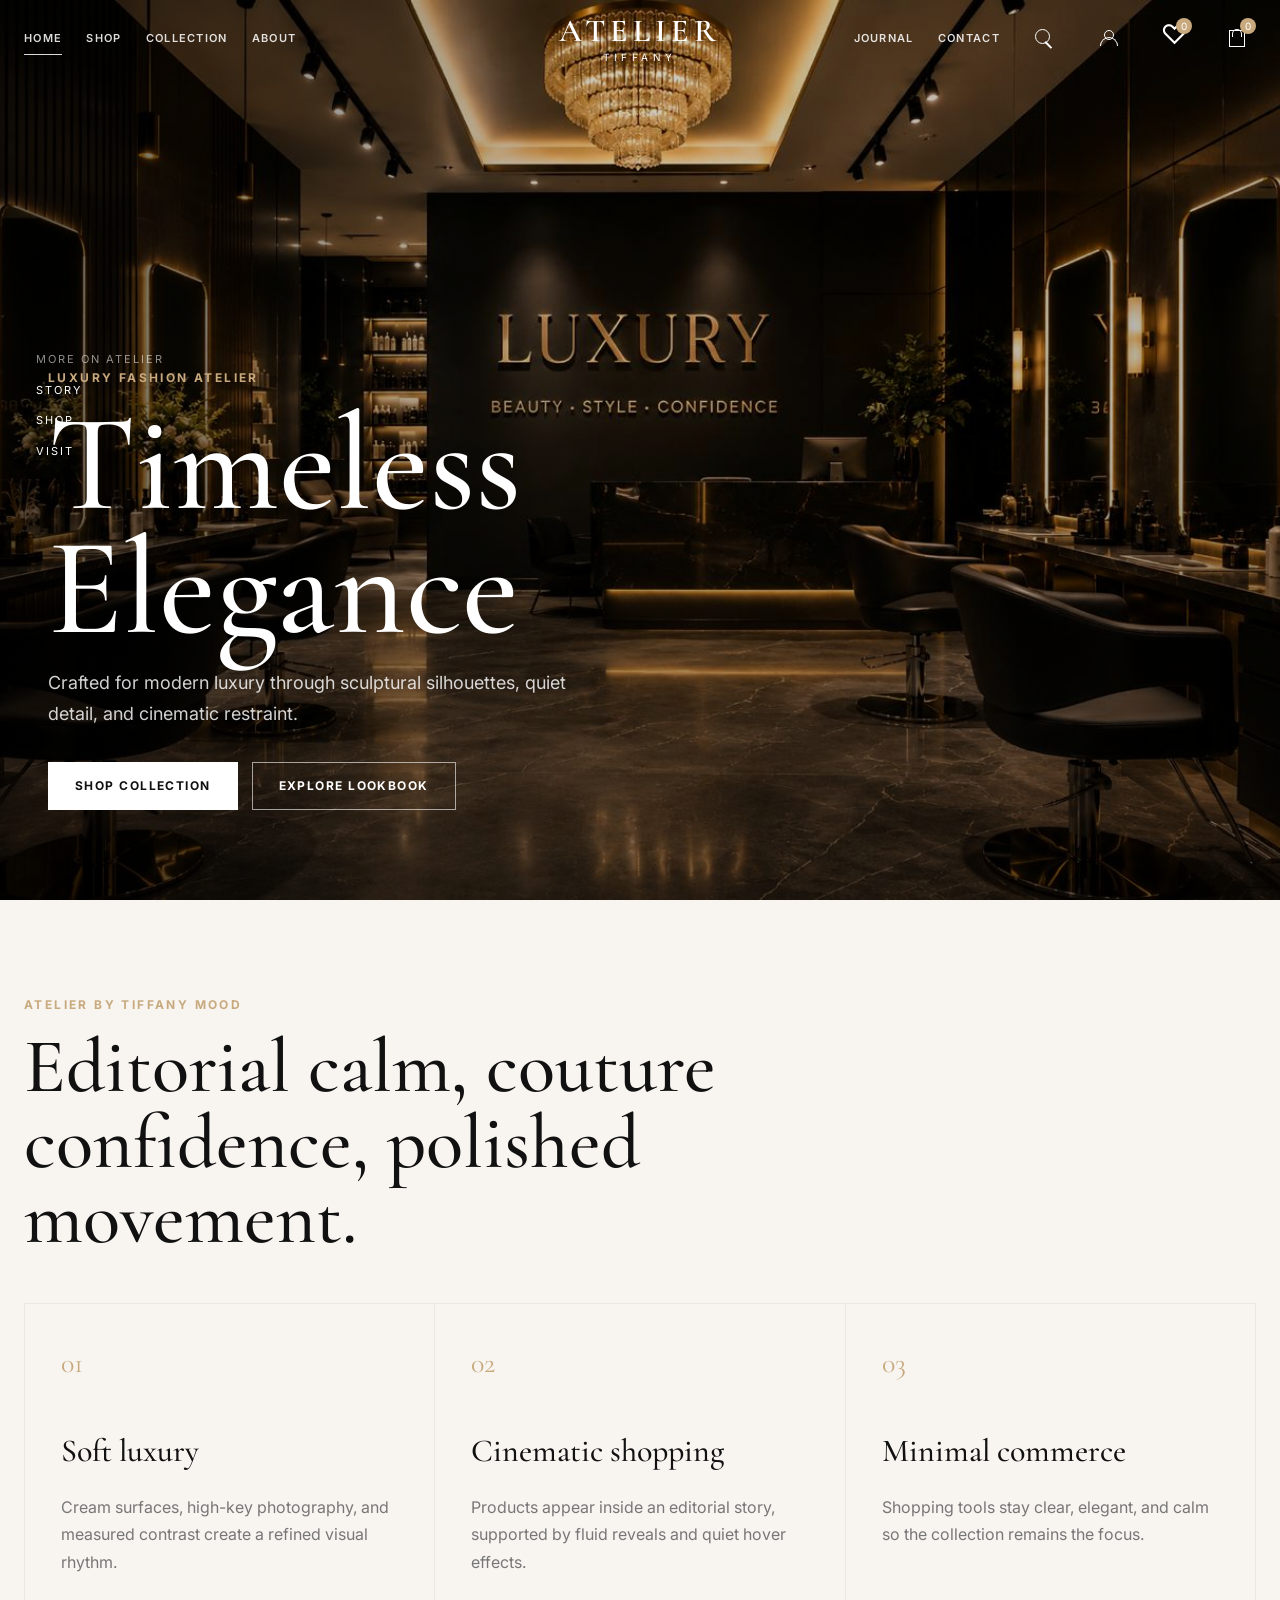
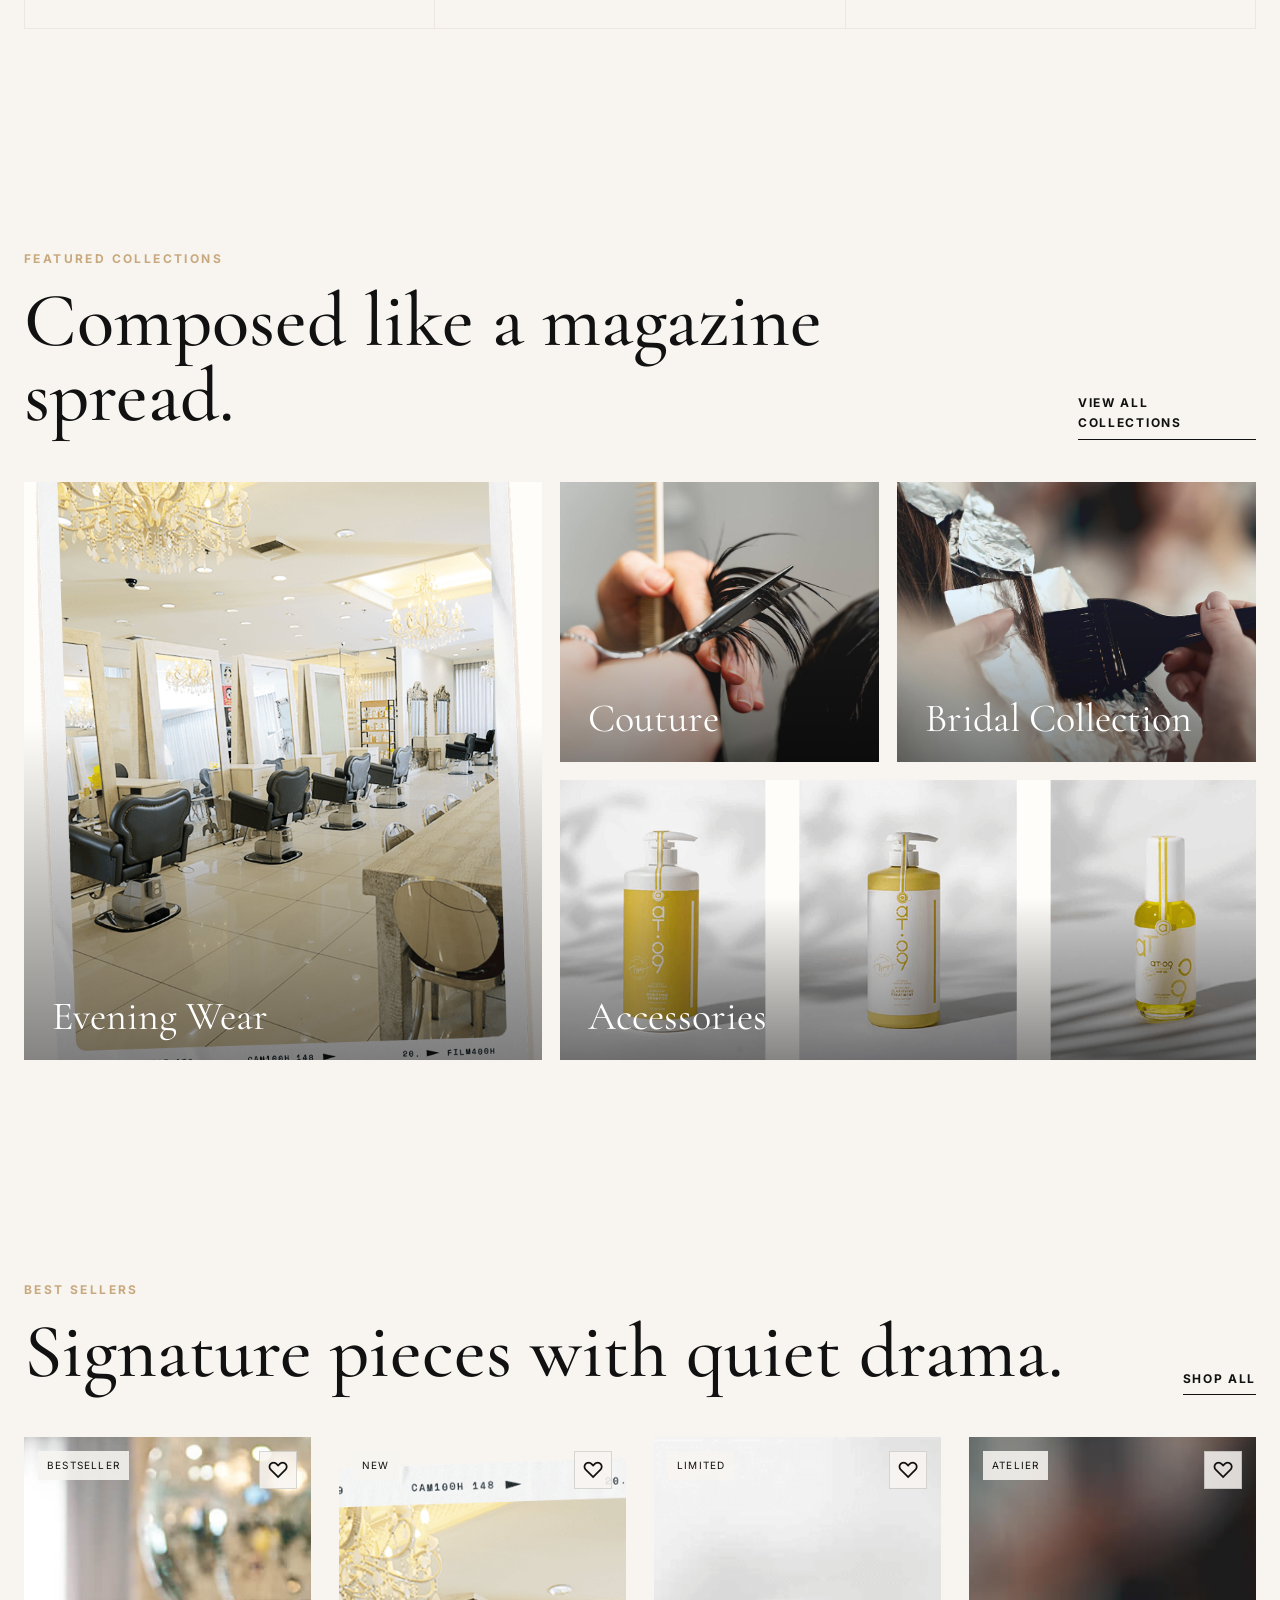
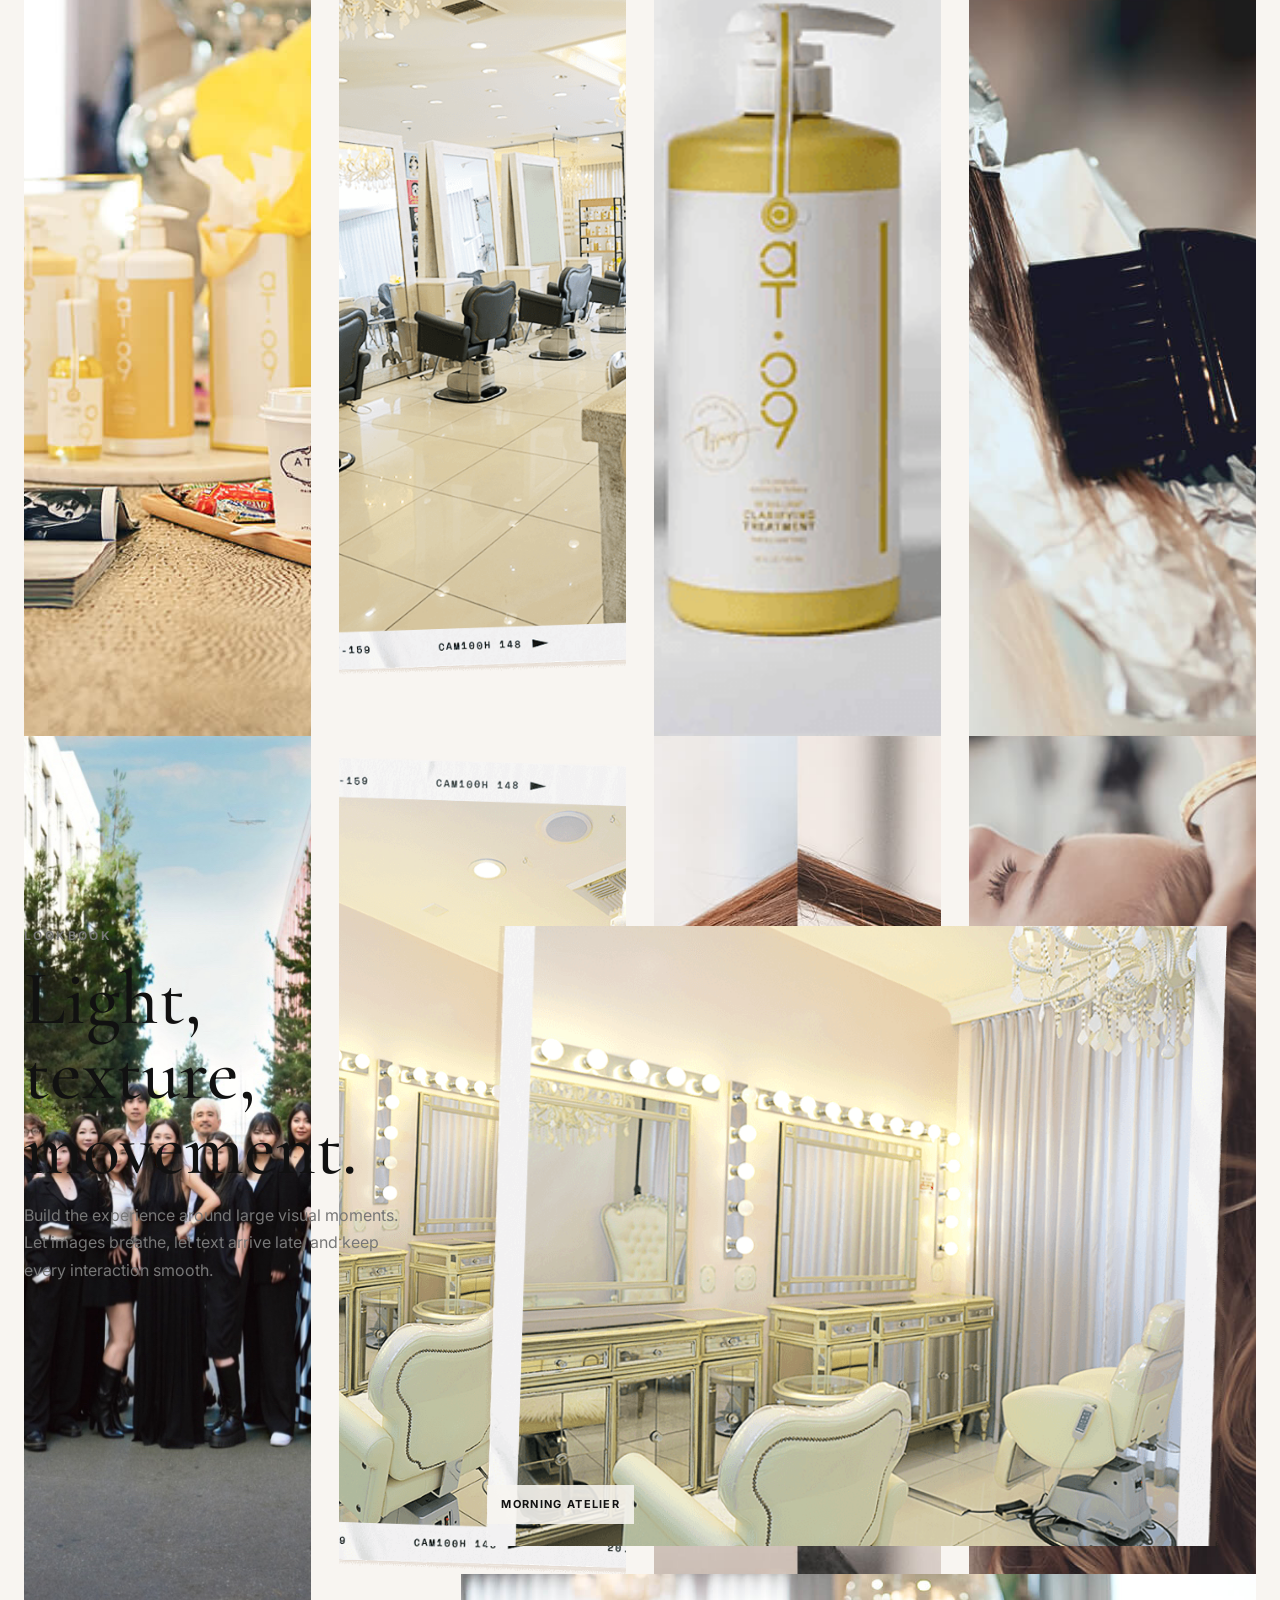
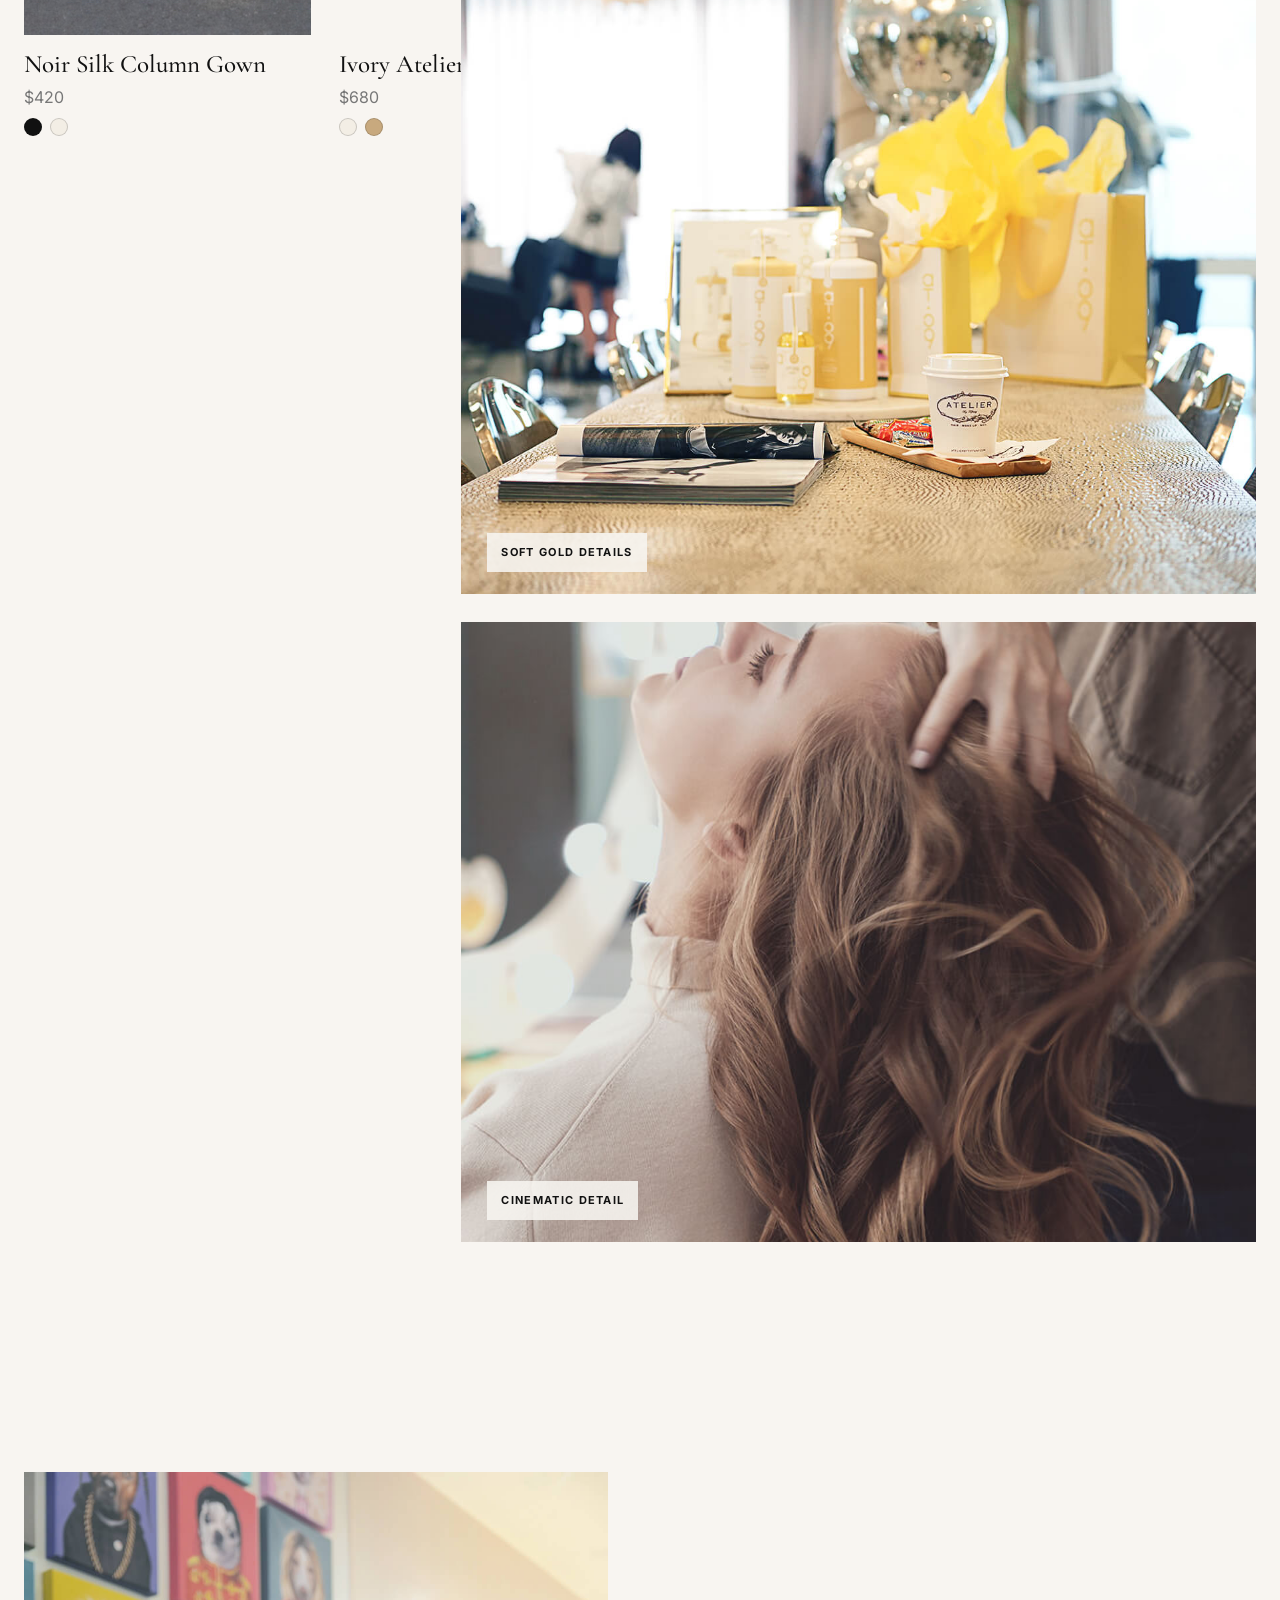
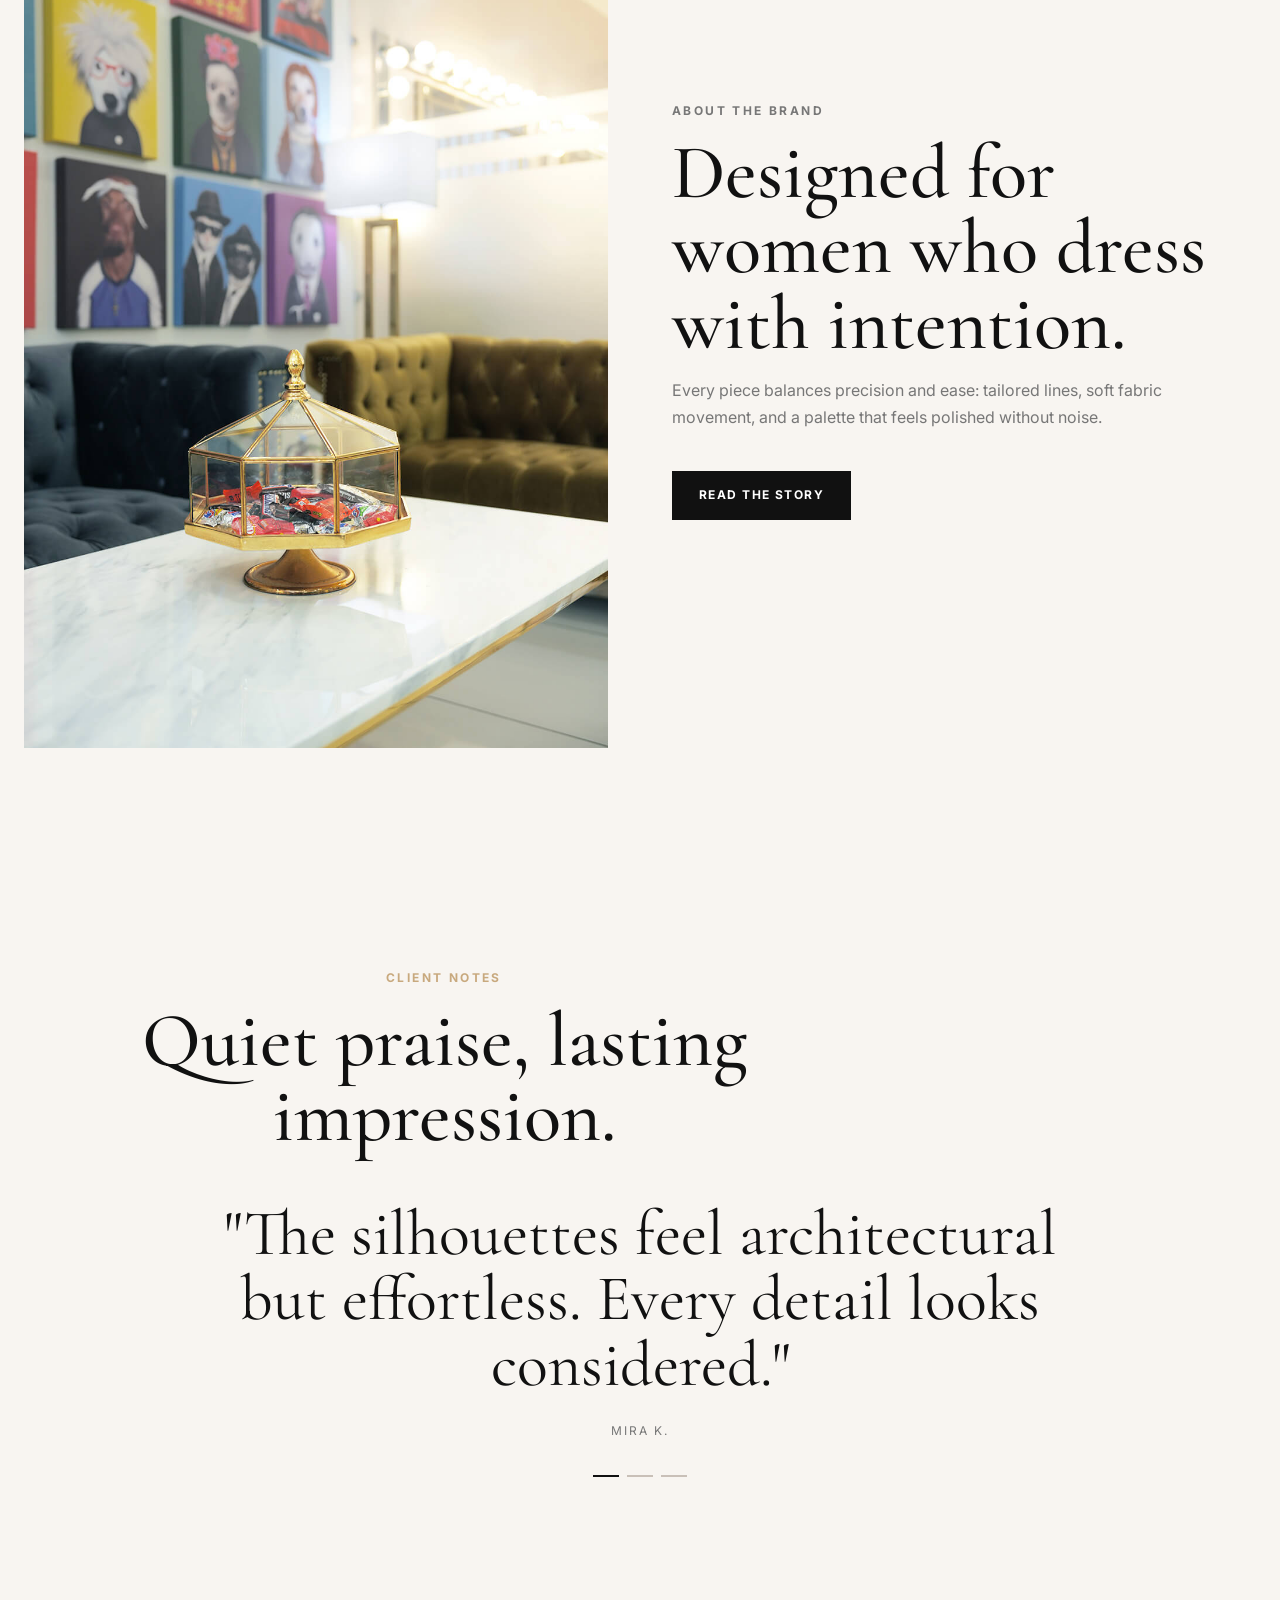
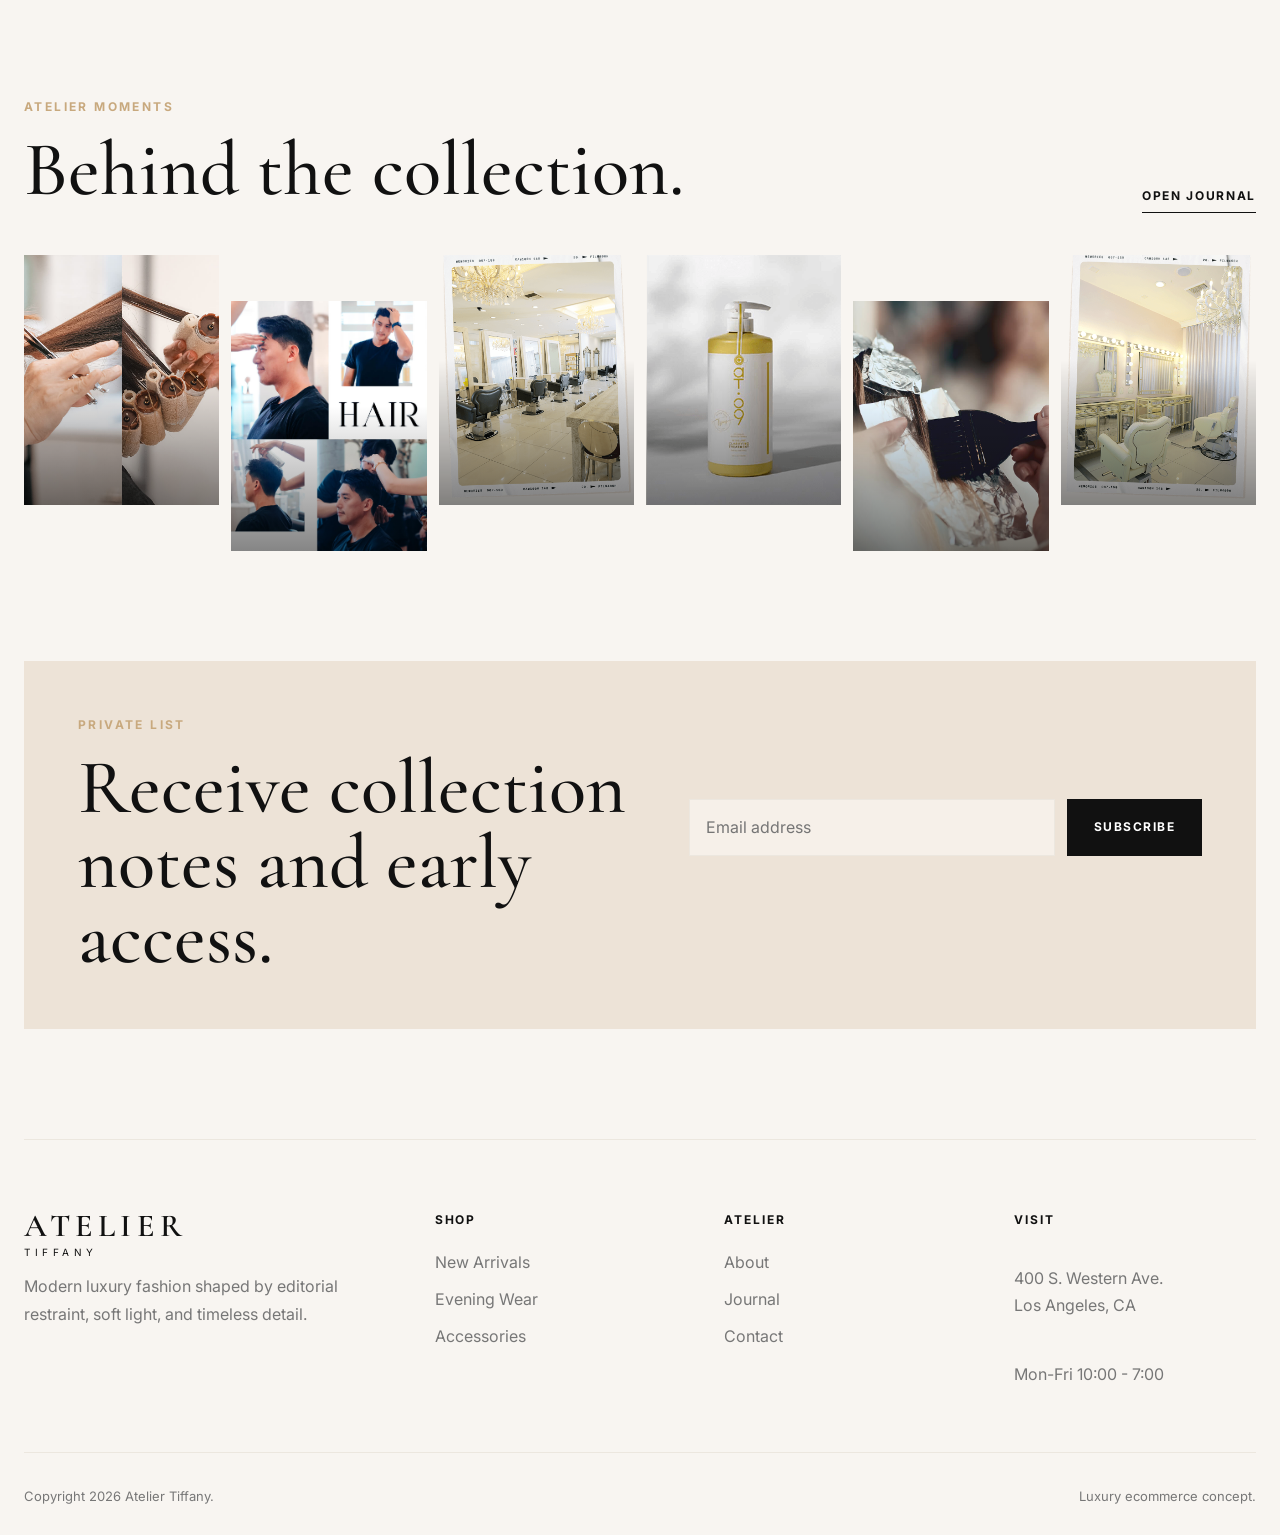
<file: index.html>
<!DOCTYPE html>
<html lang="en">
<head>
  <meta charset="UTF-8">
  <meta name="viewport" content="width=device-width, initial-scale=1.0">
  <meta name="description" content="A luxury fashion ecommerce experience inspired by editorial atelier aesthetics.">
  <title>Atelier Tiffany - Luxury Fashion</title>
  <link rel="preconnect" href="https://fonts.googleapis.com">
  <link rel="preconnect" href="https://fonts.gstatic.com" crossorigin>
  <link href="https://fonts.googleapis.com/css2?family=Cormorant+Garamond:wght@400;500;600;700&family=Inter:wght@300;400;500;600;700&display=swap" rel="stylesheet">
  <link rel="stylesheet" href="css/style.css">
</head>
<body data-page="home">
  <div class="scroll-progress" aria-hidden="true"></div>
  <div class="loader" data-loader>
    <div class="loader__mark">AT</div>
  </div>

  <header class="site-header" data-header>
    <a class="skip-link" href="#main">Skip to content</a>
    <nav class="site-header__inner" aria-label="Main navigation">
      <div class="nav-links nav-links--left">
        <a href="index.html" class="active">Home</a>
        <a href="shop.html">Shop</a>
        <a href="#collections">Collection</a>
        <a href="about.html">About</a>
      </div>

      <a href="index.html" class="brand" aria-label="Atelier Tiffany home">
        <span>Atelier</span>
        <small>Tiffany</small>
      </a>

      <div class="nav-actions">
        <a href="journal.html" class="nav-extra">Journal</a>
        <a href="contact.html" class="nav-extra">Contact</a>
        <button class="icon-btn" type="button" data-open-search aria-label="Open search"><span class="icon icon-search"></span></button>
        <button class="icon-btn" type="button" aria-label="Account"><span class="icon icon-user"></span></button>
        <button class="icon-btn" type="button" aria-label="Wishlist"><span class="icon icon-heart"></span><span class="count-badge" data-wishlist-count>0</span></button>
        <button class="icon-btn" type="button" data-open-cart aria-label="Open cart"><span class="icon icon-bag"></span><span class="count-badge" data-cart-count>0</span></button>
        <button class="menu-toggle" type="button" data-menu-toggle aria-label="Open menu">
          <span></span><span></span>
        </button>
      </div>
    </nav>
  </header>

  <aside class="mobile-menu" data-mobile-menu aria-hidden="true">
    <button class="mobile-menu__close" type="button" data-menu-close aria-label="Close menu"></button>
    <a href="index.html">Home</a>
    <a href="shop.html">Shop</a>
    <a href="index.html#collections">Collection</a>
    <a href="about.html">About</a>
    <a href="journal.html">Journal</a>
    <a href="contact.html">Contact</a>
    <div class="mobile-menu__meta">
      <span>Los Angeles inspired atelier</span>
      <span>Luxury fashion and couture</span>
    </div>
  </aside>

  <aside class="cart-drawer" data-cart aria-hidden="true">
    <div class="drawer-backdrop" data-close-cart></div>
    <div class="cart-panel">
      <div class="cart-panel__head">
        <h2>Your Cart</h2>
        <button type="button" class="close-btn" data-close-cart aria-label="Close cart"></button>
      </div>
      <div class="cart-panel__items" data-cart-items></div>
      <div class="cart-panel__foot">
        <div><span>Subtotal</span><strong data-cart-subtotal>$0</strong></div>
        <button class="btn btn--dark btn--full" type="button">Checkout</button>
      </div>
    </div>
  </aside>

  <aside class="search-layer" data-search aria-hidden="true">
    <button class="close-btn search-layer__close" type="button" data-close-search aria-label="Close search"></button>
    <div class="search-layer__content">
      <p class="eyebrow">Search the atelier</p>
      <input type="search" data-search-input placeholder="Search dresses, silk, couture...">
      <div class="search-results" data-search-results></div>
    </div>
  </aside>

  <main id="main">
    <section class="hero hero--home">
      <div class="hero__media" style="background-image:url('assets/Hero.jpg.jpeg')"></div>
      <div class="hero__overlay"></div>
      <div class="hero__rail" aria-hidden="true">
        <span>More on atelier</span>
        <a href="about.html">Story</a>
        <a href="shop.html">Shop</a>
        <a href="contact.html">Visit</a>
      </div>
      <div class="hero__content" data-reveal>
        <p class="eyebrow">Luxury fashion atelier</p>
        <h1>Timeless Elegance</h1>
        <p>Crafted for modern luxury through sculptural silhouettes, quiet detail, and cinematic restraint.</p>
        <div class="hero__actions">
          <a class="btn btn--light" href="shop.html">Shop Collection</a>
          <a class="btn btn--ghost" href="#lookbook">Explore Lookbook</a>
        </div>
      </div>
    </section>

    <section class="section section--intro">
      <div class="section-heading" data-reveal>
        <p class="eyebrow">Atelier by Tiffany mood</p>
        <h2>Editorial calm, couture confidence, polished movement.</h2>
      </div>
      <div class="intro-grid">
        <div class="intro-card" data-reveal>
          <span>01</span>
          <h3>Soft luxury</h3>
          <p>Cream surfaces, high-key photography, and measured contrast create a refined visual rhythm.</p>
        </div>
        <div class="intro-card" data-reveal>
          <span>02</span>
          <h3>Cinematic shopping</h3>
          <p>Products appear inside an editorial story, supported by fluid reveals and quiet hover effects.</p>
        </div>
        <div class="intro-card" data-reveal>
          <span>03</span>
          <h3>Minimal commerce</h3>
          <p>Shopping tools stay clear, elegant, and calm so the collection remains the focus.</p>
        </div>
      </div>
    </section>

    <section class="section collections" id="collections">
      <div class="section-heading section-heading--split" data-reveal>
        <div>
          <p class="eyebrow">Featured collections</p>
          <h2>Composed like a magazine spread.</h2>
        </div>
        <a class="text-link" href="shop.html">View all collections</a>
      </div>
      <div class="collection-grid">
        <a class="collection-card collection-card--large" href="shop.html" data-reveal>
          <img src="assets/interior1.png" alt="Evening wear collection">
          <span>Evening Wear</span>
        </a>
        <a class="collection-card" href="shop.html" data-reveal>
          <img src="assets/cut.jpg" alt="Couture collection">
          <span>Couture</span>
        </a>
        <a class="collection-card" href="shop.html" data-reveal>
          <img src="assets/color.jpg" alt="Bridal collection">
          <span>Bridal Collection</span>
        </a>
        <a class="collection-card collection-card--wide" href="shop.html" data-reveal>
          <img src="assets/at09.png" alt="Accessories collection">
          <span>Accessories</span>
        </a>
      </div>
    </section>

    <section class="section">
      <div class="section-heading section-heading--split" data-reveal>
        <div>
          <p class="eyebrow">Best sellers</p>
          <h2>Signature pieces with quiet drama.</h2>
        </div>
        <a class="text-link" href="shop.html">Shop all</a>
      </div>
      <div class="product-grid" data-product-grid="featured"></div>
    </section>

    <section class="lookbook" id="lookbook">
      <div class="lookbook__sticky" data-reveal>
        <p class="eyebrow">Lookbook</p>
        <h2>Light, texture, movement.</h2>
        <p>Build the experience around large visual moments. Let images breathe, let text arrive late, and keep every interaction smooth.</p>
      </div>
      <div class="lookbook__gallery">
        <article class="lookbook-card" data-reveal>
          <img src="assets/interior2.png" alt="Cream atelier styling room">
          <span>Morning atelier</span>
        </article>
        <article class="lookbook-card" data-reveal>
          <img src="assets/shop01.jpg" alt="Luxury product styling">
          <span>Soft gold details</span>
        </article>
        <article class="lookbook-card" data-reveal>
          <img src="assets/perm.jpg" alt="Editorial detail image">
          <span>Cinematic detail</span>
        </article>
      </div>
    </section>

    <section class="section story-split">
      <div class="story-split__image" data-reveal>
        <img src="assets/atv01.jpg" alt="Luxury atelier table with product display">
      </div>
      <div class="story-split__copy" data-reveal>
        <p class="eyebrow">About the brand</p>
        <h2>Designed for women who dress with intention.</h2>
        <p>Every piece balances precision and ease: tailored lines, soft fabric movement, and a palette that feels polished without noise.</p>
        <a class="btn btn--dark" href="about.html">Read the story</a>
      </div>
    </section>

    <section class="section testimonials">
      <div class="section-heading" data-reveal>
        <p class="eyebrow">Client notes</p>
        <h2>Quiet praise, lasting impression.</h2>
      </div>
      <div class="testimonial-slider" data-testimonial-slider>
        <div class="testimonial-track">
          <blockquote class="testimonial active">
            <p>"The silhouettes feel architectural but effortless. Every detail looks considered."</p>
            <cite>Mira K.</cite>
          </blockquote>
          <blockquote class="testimonial">
            <p>"It feels less like shopping and more like stepping into an editorial wardrobe."</p>
            <cite>Elena R.</cite>
          </blockquote>
          <blockquote class="testimonial">
            <p>"The site is calm, premium, and easy to use. The product pages feel beautiful."</p>
            <cite>Sofia L.</cite>
          </blockquote>
        </div>
        <div class="slider-dots" data-slider-dots></div>
      </div>
    </section>

    <section class="section social-feed">
      <div class="section-heading section-heading--split" data-reveal>
        <div>
          <p class="eyebrow">Atelier moments</p>
          <h2>Behind the collection.</h2>
        </div>
        <a class="text-link" href="journal.html">Open journal</a>
      </div>
      <div class="social-grid">
        <a href="journal.html" data-reveal><img src="assets/shop10.jpg" alt="Social gallery image"><span>View</span></a>
        <a href="journal.html" data-reveal><img src="assets/shop09.jpg" alt="Social gallery image"><span>View</span></a>
        <a href="journal.html" data-reveal><img src="assets/interior1.png" alt="Social gallery image"><span>View</span></a>
        <a href="journal.html" data-reveal><img src="assets/at09.png" alt="Social gallery image"><span>View</span></a>
        <a href="journal.html" data-reveal><img src="assets/color.jpg" alt="Social gallery image"><span>View</span></a>
        <a href="journal.html" data-reveal><img src="assets/interior2.png" alt="Social gallery image"><span>View</span></a>
      </div>
    </section>

    <section class="newsletter" data-reveal>
      <div>
        <p class="eyebrow">Private list</p>
        <h2>Receive collection notes and early access.</h2>
      </div>
      <form class="newsletter-form" data-newsletter>
        <input type="email" placeholder="Email address" aria-label="Email address" required>
        <button class="btn btn--dark" type="submit">Subscribe</button>
        <p class="form-message" data-form-message></p>
      </form>
    </section>
  </main>

  <footer class="site-footer">
    <div class="site-footer__brand">
      <a href="index.html" class="brand brand--footer"><span>Atelier</span><small>Tiffany</small></a>
      <p>Modern luxury fashion shaped by editorial restraint, soft light, and timeless detail.</p>
    </div>
    <div class="footer-col">
      <h3>Shop</h3>
      <a href="shop.html">New Arrivals</a>
      <a href="shop.html">Evening Wear</a>
      <a href="shop.html">Accessories</a>
    </div>
    <div class="footer-col">
      <h3>Atelier</h3>
      <a href="about.html">About</a>
      <a href="journal.html">Journal</a>
      <a href="contact.html">Contact</a>
    </div>
    <div class="footer-col">
      <h3>Visit</h3>
      <p>400 S. Western Ave.<br>Los Angeles, CA</p>
      <p>Mon-Fri 10:00 - 7:00</p>
    </div>
    <div class="site-footer__bottom">
      <span>Copyright 2026 Atelier Tiffany.</span>
      <span>Luxury ecommerce concept.</span>
    </div>
  </footer>

  <script src="js/main.js"></script>
</body>
</html>
</file>
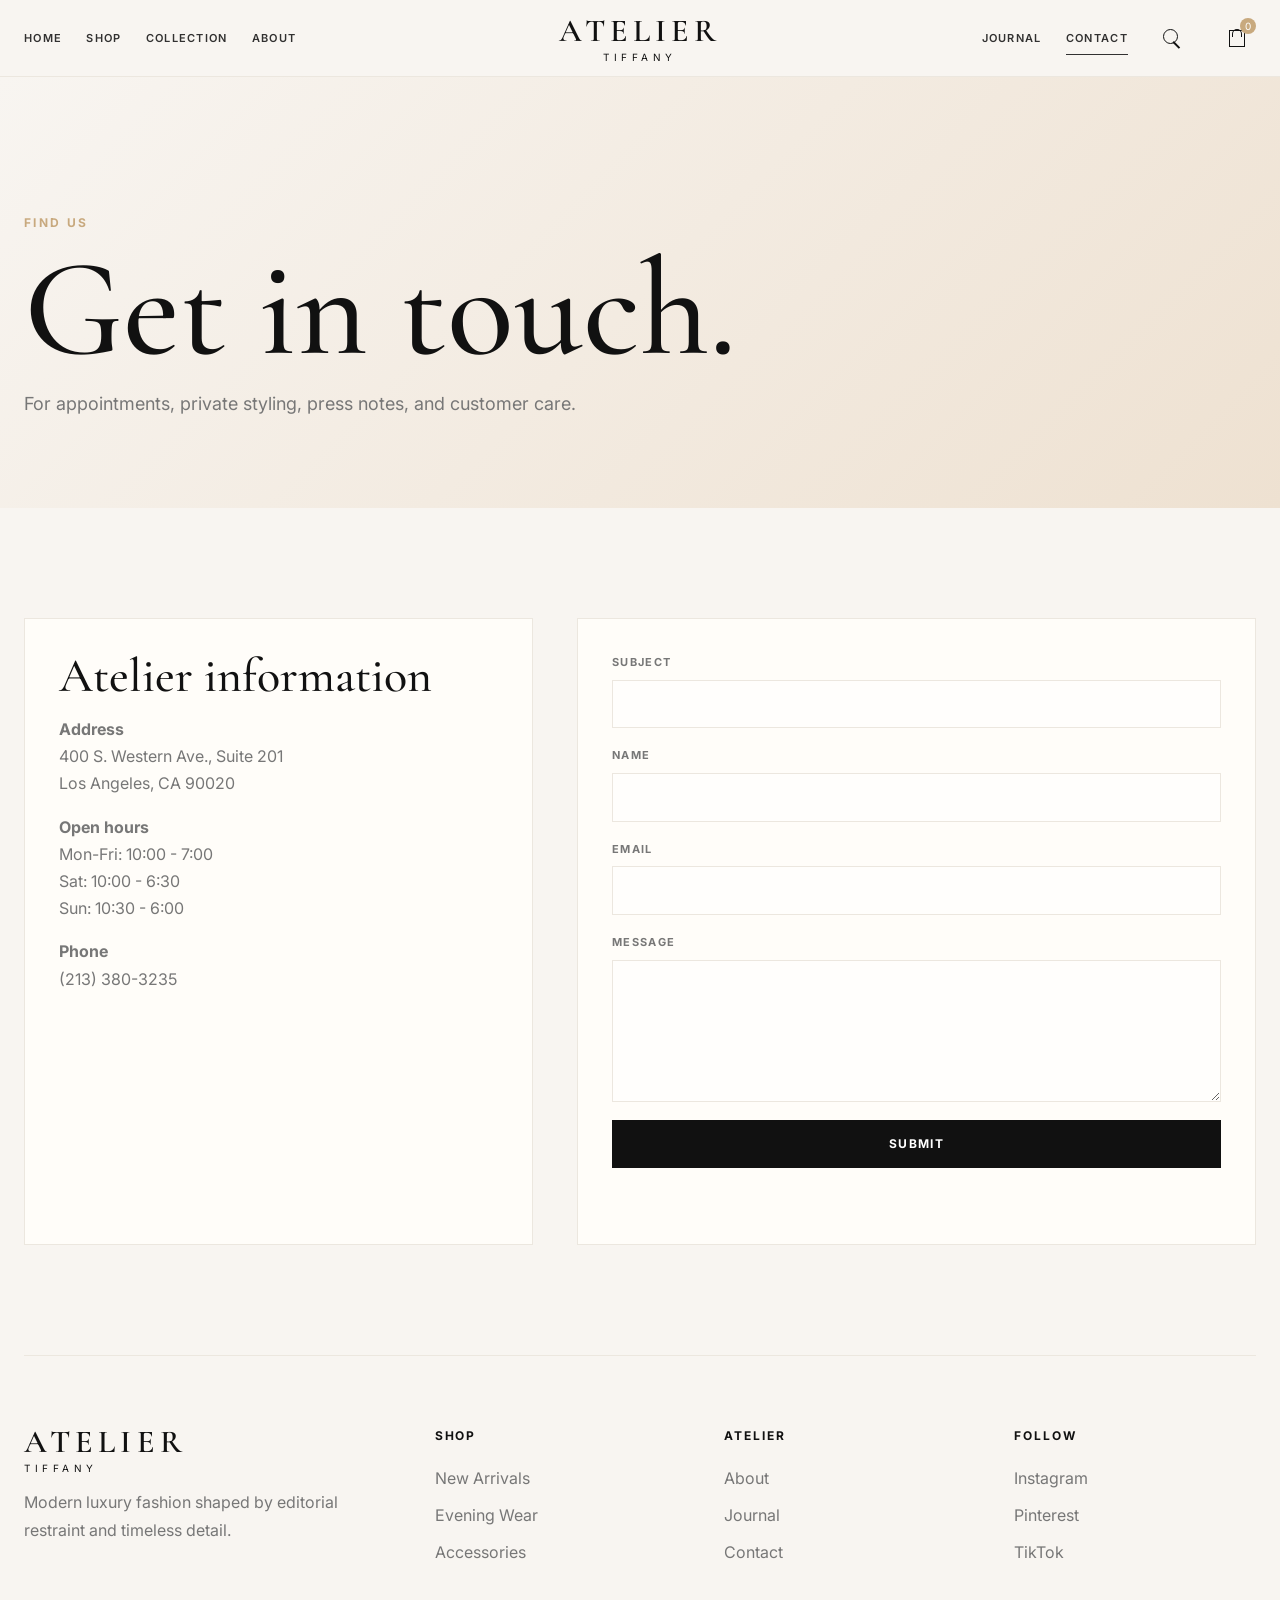
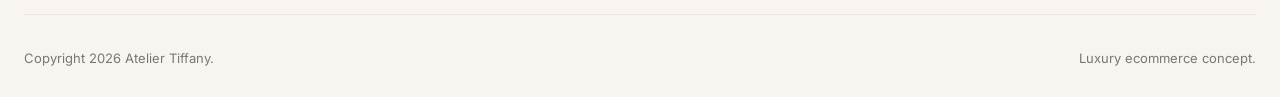
<file: contact.html>
<!DOCTYPE html>
<html lang="en">
<head>
  <meta charset="UTF-8">
  <meta name="viewport" content="width=device-width, initial-scale=1.0">
  <title>Contact - Atelier Tiffany</title>
  <link rel="preconnect" href="https://fonts.googleapis.com">
  <link rel="preconnect" href="https://fonts.gstatic.com" crossorigin>
  <link href="https://fonts.googleapis.com/css2?family=Cormorant+Garamond:wght@400;500;600;700&family=Inter:wght@300;400;500;600;700&display=swap" rel="stylesheet">
  <link rel="stylesheet" href="css/style.css">
</head>
<body data-page="contact">
  <div class="scroll-progress" aria-hidden="true"></div>
  <header class="site-header site-header--solid" data-header>
    <nav class="site-header__inner" aria-label="Main navigation">
      <div class="nav-links nav-links--left"><a href="index.html">Home</a><a href="shop.html">Shop</a><a href="index.html#collections">Collection</a><a href="about.html">About</a></div>
      <a href="index.html" class="brand"><span>Atelier</span><small>Tiffany</small></a>
      <div class="nav-actions"><a href="journal.html" class="nav-extra">Journal</a><a href="contact.html" class="nav-extra active">Contact</a><button class="icon-btn" type="button" data-open-search aria-label="Open search"><span class="icon icon-search"></span></button><button class="icon-btn" type="button" data-open-cart aria-label="Open cart"><span class="icon icon-bag"></span><span class="count-badge" data-cart-count>0</span></button><button class="menu-toggle" type="button" data-menu-toggle aria-label="Open menu"><span></span><span></span></button></div>
    </nav>
  </header>
  <aside class="mobile-menu" data-mobile-menu aria-hidden="true"><button class="mobile-menu__close" type="button" data-menu-close aria-label="Close menu"></button><a href="index.html">Home</a><a href="shop.html">Shop</a><a href="about.html">About</a><a href="journal.html">Journal</a><a href="contact.html">Contact</a></aside>
  <aside class="cart-drawer" data-cart aria-hidden="true"><div class="drawer-backdrop" data-close-cart></div><div class="cart-panel"><div class="cart-panel__head"><h2>Your Cart</h2><button class="close-btn" type="button" data-close-cart aria-label="Close cart"></button></div><div class="cart-panel__items" data-cart-items></div><div class="cart-panel__foot"><div><span>Subtotal</span><strong data-cart-subtotal>$0</strong></div><button class="btn btn--dark btn--full" type="button">Checkout</button></div></div></aside>
  <aside class="search-layer" data-search aria-hidden="true"><button class="close-btn search-layer__close" type="button" data-close-search aria-label="Close search"></button><div class="search-layer__content"><p class="eyebrow">Search the atelier</p><input type="search" data-search-input placeholder="Search dresses, silk, couture..."><div class="search-results" data-search-results></div></div></aside>

  <main class="page-main">
    <section class="page-hero">
      <div data-reveal>
        <p class="eyebrow">Find us</p>
        <h1>Get in touch.</h1>
        <p>For appointments, private styling, press notes, and customer care.</p>
      </div>
    </section>

    <section class="section contact-layout">
      <div class="contact-card" data-reveal>
        <h2>Atelier information</h2>
        <p><strong>Address</strong><br>400 S. Western Ave., Suite 201<br>Los Angeles, CA 90020</p>
        <p><strong>Open hours</strong><br>Mon-Fri: 10:00 - 7:00<br>Sat: 10:00 - 6:30<br>Sun: 10:30 - 6:00</p>
        <p><strong>Phone</strong><br>(213) 380-3235</p>
      </div>
      <form class="contact-form" data-contact-form data-reveal>
        <label>Subject<input type="text" required></label>
        <label>Name<input type="text" required></label>
        <label>Email<input type="email" required></label>
        <label>Message<textarea rows="6" required></textarea></label>
        <button class="btn btn--dark" type="submit">Submit</button>
        <p class="form-message" data-form-message></p>
      </form>
    </section>
  </main>

  <footer class="site-footer">
    <div class="site-footer__brand"><a class="brand brand--footer" href="index.html"><span>Atelier</span><small>Tiffany</small></a><p>Modern luxury fashion shaped by editorial restraint and timeless detail.</p></div>
    <div class="footer-col"><h3>Shop</h3><a href="shop.html">New Arrivals</a><a href="shop.html">Evening Wear</a><a href="shop.html">Accessories</a></div>
    <div class="footer-col"><h3>Atelier</h3><a href="about.html">About</a><a href="journal.html">Journal</a><a href="contact.html">Contact</a></div>
    <div class="footer-col"><h3>Follow</h3><a href="#">Instagram</a><a href="#">Pinterest</a><a href="#">TikTok</a></div>
    <div class="site-footer__bottom"><span>Copyright 2026 Atelier Tiffany.</span><span>Luxury ecommerce concept.</span></div>
  </footer>
  <script src="js/main.js"></script>
</body>
</html>
</file>
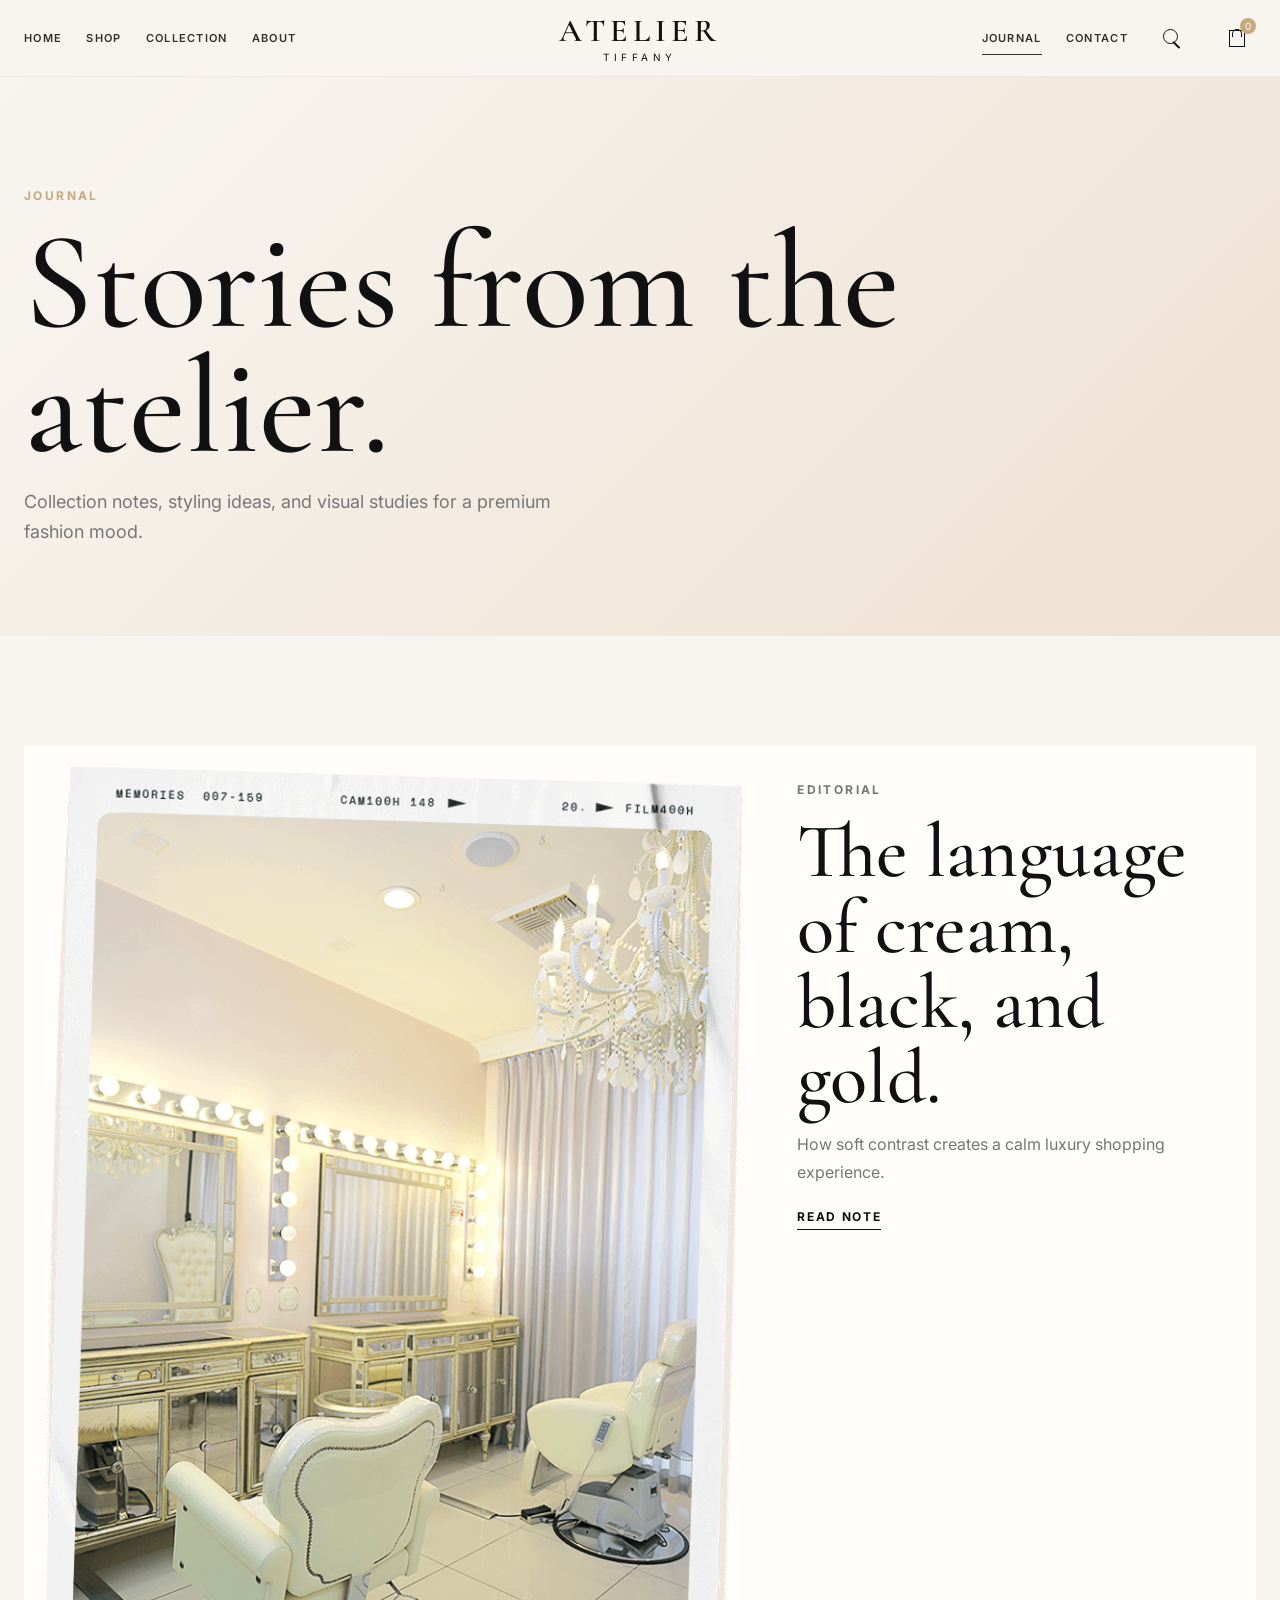
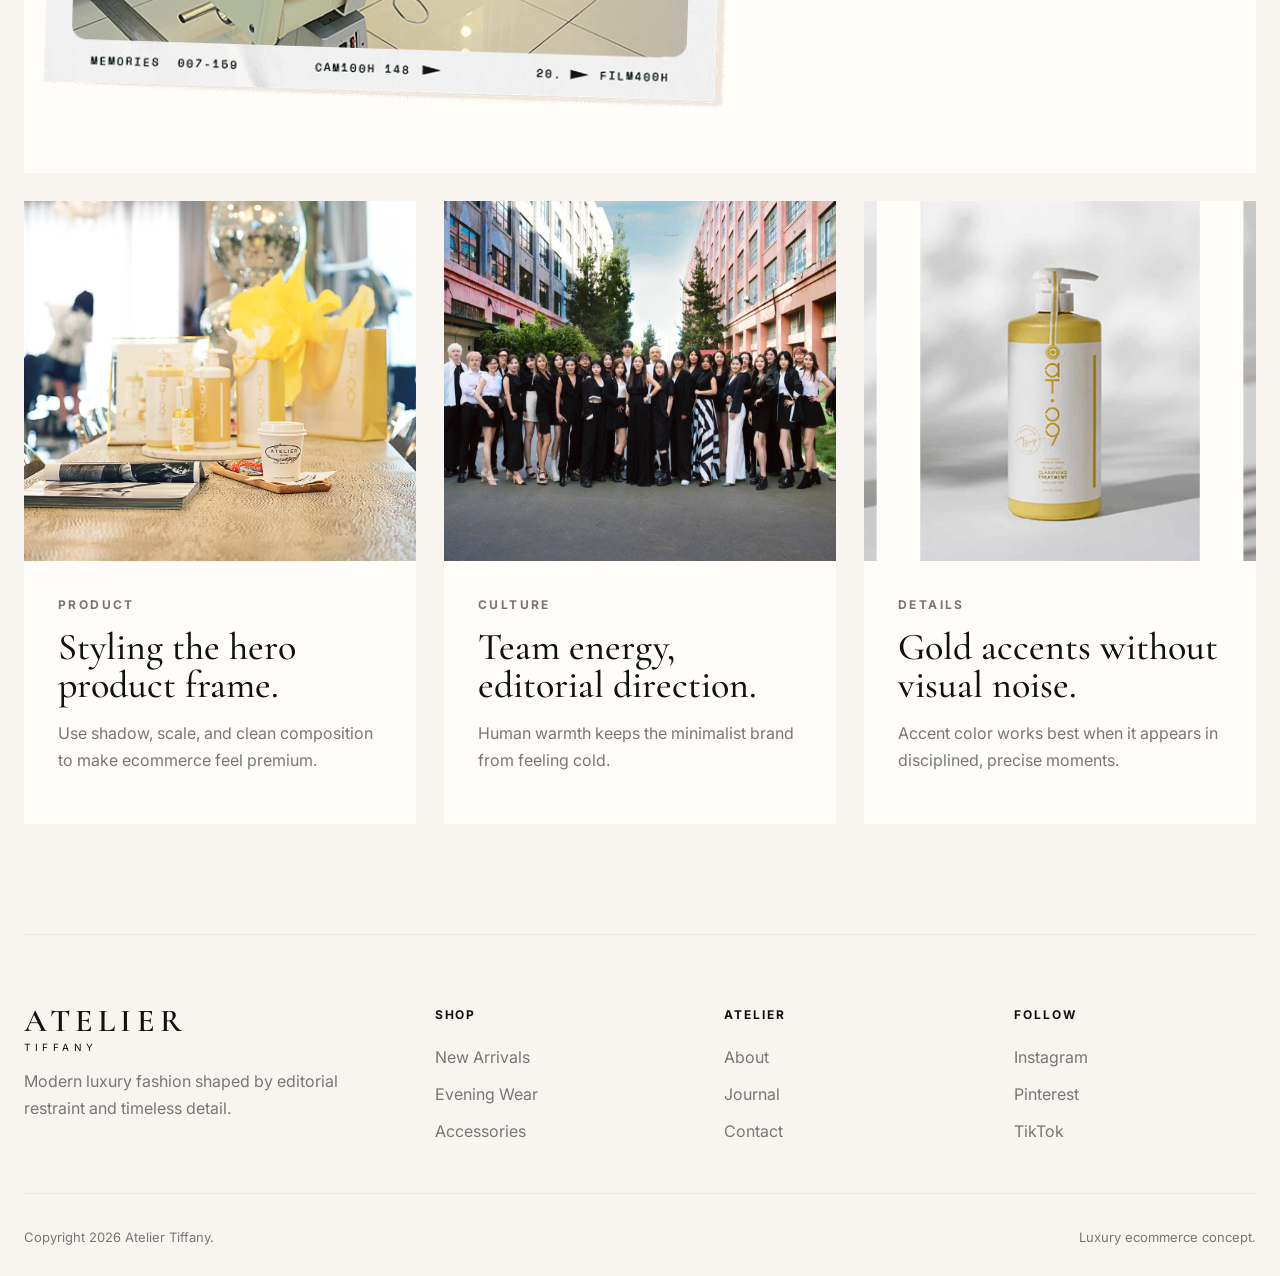
<file: journal.html>
<!DOCTYPE html>
<html lang="en">
<head>
  <meta charset="UTF-8">
  <meta name="viewport" content="width=device-width, initial-scale=1.0">
  <title>Journal - Atelier Tiffany</title>
  <link rel="preconnect" href="https://fonts.googleapis.com">
  <link rel="preconnect" href="https://fonts.gstatic.com" crossorigin>
  <link href="https://fonts.googleapis.com/css2?family=Cormorant+Garamond:wght@400;500;600;700&family=Inter:wght@300;400;500;600;700&display=swap" rel="stylesheet">
  <link rel="stylesheet" href="css/style.css">
</head>
<body data-page="journal">
  <div class="scroll-progress" aria-hidden="true"></div>
  <header class="site-header site-header--solid" data-header>
    <nav class="site-header__inner" aria-label="Main navigation">
      <div class="nav-links nav-links--left"><a href="index.html">Home</a><a href="shop.html">Shop</a><a href="index.html#collections">Collection</a><a href="about.html">About</a></div>
      <a href="index.html" class="brand"><span>Atelier</span><small>Tiffany</small></a>
      <div class="nav-actions"><a href="journal.html" class="nav-extra active">Journal</a><a href="contact.html" class="nav-extra">Contact</a><button class="icon-btn" type="button" data-open-search aria-label="Open search"><span class="icon icon-search"></span></button><button class="icon-btn" type="button" data-open-cart aria-label="Open cart"><span class="icon icon-bag"></span><span class="count-badge" data-cart-count>0</span></button><button class="menu-toggle" type="button" data-menu-toggle aria-label="Open menu"><span></span><span></span></button></div>
    </nav>
  </header>
  <aside class="mobile-menu" data-mobile-menu aria-hidden="true"><button class="mobile-menu__close" type="button" data-menu-close aria-label="Close menu"></button><a href="index.html">Home</a><a href="shop.html">Shop</a><a href="about.html">About</a><a href="journal.html">Journal</a><a href="contact.html">Contact</a></aside>
  <aside class="cart-drawer" data-cart aria-hidden="true"><div class="drawer-backdrop" data-close-cart></div><div class="cart-panel"><div class="cart-panel__head"><h2>Your Cart</h2><button class="close-btn" type="button" data-close-cart aria-label="Close cart"></button></div><div class="cart-panel__items" data-cart-items></div><div class="cart-panel__foot"><div><span>Subtotal</span><strong data-cart-subtotal>$0</strong></div><button class="btn btn--dark btn--full" type="button">Checkout</button></div></div></aside>
  <aside class="search-layer" data-search aria-hidden="true"><button class="close-btn search-layer__close" type="button" data-close-search aria-label="Close search"></button><div class="search-layer__content"><p class="eyebrow">Search the atelier</p><input type="search" data-search-input placeholder="Search dresses, silk, couture..."><div class="search-results" data-search-results></div></div></aside>

  <main class="page-main">
    <section class="page-hero">
      <div data-reveal>
        <p class="eyebrow">Journal</p>
        <h1>Stories from the atelier.</h1>
        <p>Collection notes, styling ideas, and visual studies for a premium fashion mood.</p>
      </div>
    </section>

    <section class="section journal-grid">
      <article class="journal-card journal-card--feature" data-reveal>
        <img src="assets/interior2.png" alt="Atelier interior">
        <div><p class="eyebrow">Editorial</p><h2>The language of cream, black, and gold.</h2><p>How soft contrast creates a calm luxury shopping experience.</p><a class="text-link" href="product.html">Read note</a></div>
      </article>
      <article class="journal-card" data-reveal><img src="assets/shop01.jpg" alt="Product styling"><div><p class="eyebrow">Product</p><h2>Styling the hero product frame.</h2><p>Use shadow, scale, and clean composition to make ecommerce feel premium.</p></div></article>
      <article class="journal-card" data-reveal><img src="assets/teamfam.jpg" alt="Fashion group"><div><p class="eyebrow">Culture</p><h2>Team energy, editorial direction.</h2><p>Human warmth keeps the minimalist brand from feeling cold.</p></div></article>
      <article class="journal-card" data-reveal><img src="assets/at09.png" alt="Luxury products"><div><p class="eyebrow">Details</p><h2>Gold accents without visual noise.</h2><p>Accent color works best when it appears in disciplined, precise moments.</p></div></article>
    </section>
  </main>

  <footer class="site-footer">
    <div class="site-footer__brand"><a class="brand brand--footer" href="index.html"><span>Atelier</span><small>Tiffany</small></a><p>Modern luxury fashion shaped by editorial restraint and timeless detail.</p></div>
    <div class="footer-col"><h3>Shop</h3><a href="shop.html">New Arrivals</a><a href="shop.html">Evening Wear</a><a href="shop.html">Accessories</a></div>
    <div class="footer-col"><h3>Atelier</h3><a href="about.html">About</a><a href="journal.html">Journal</a><a href="contact.html">Contact</a></div>
    <div class="footer-col"><h3>Follow</h3><a href="#">Instagram</a><a href="#">Pinterest</a><a href="#">TikTok</a></div>
    <div class="site-footer__bottom"><span>Copyright 2026 Atelier Tiffany.</span><span>Luxury ecommerce concept.</span></div>
  </footer>
  <script src="js/main.js"></script>
</body>
</html>
</file>
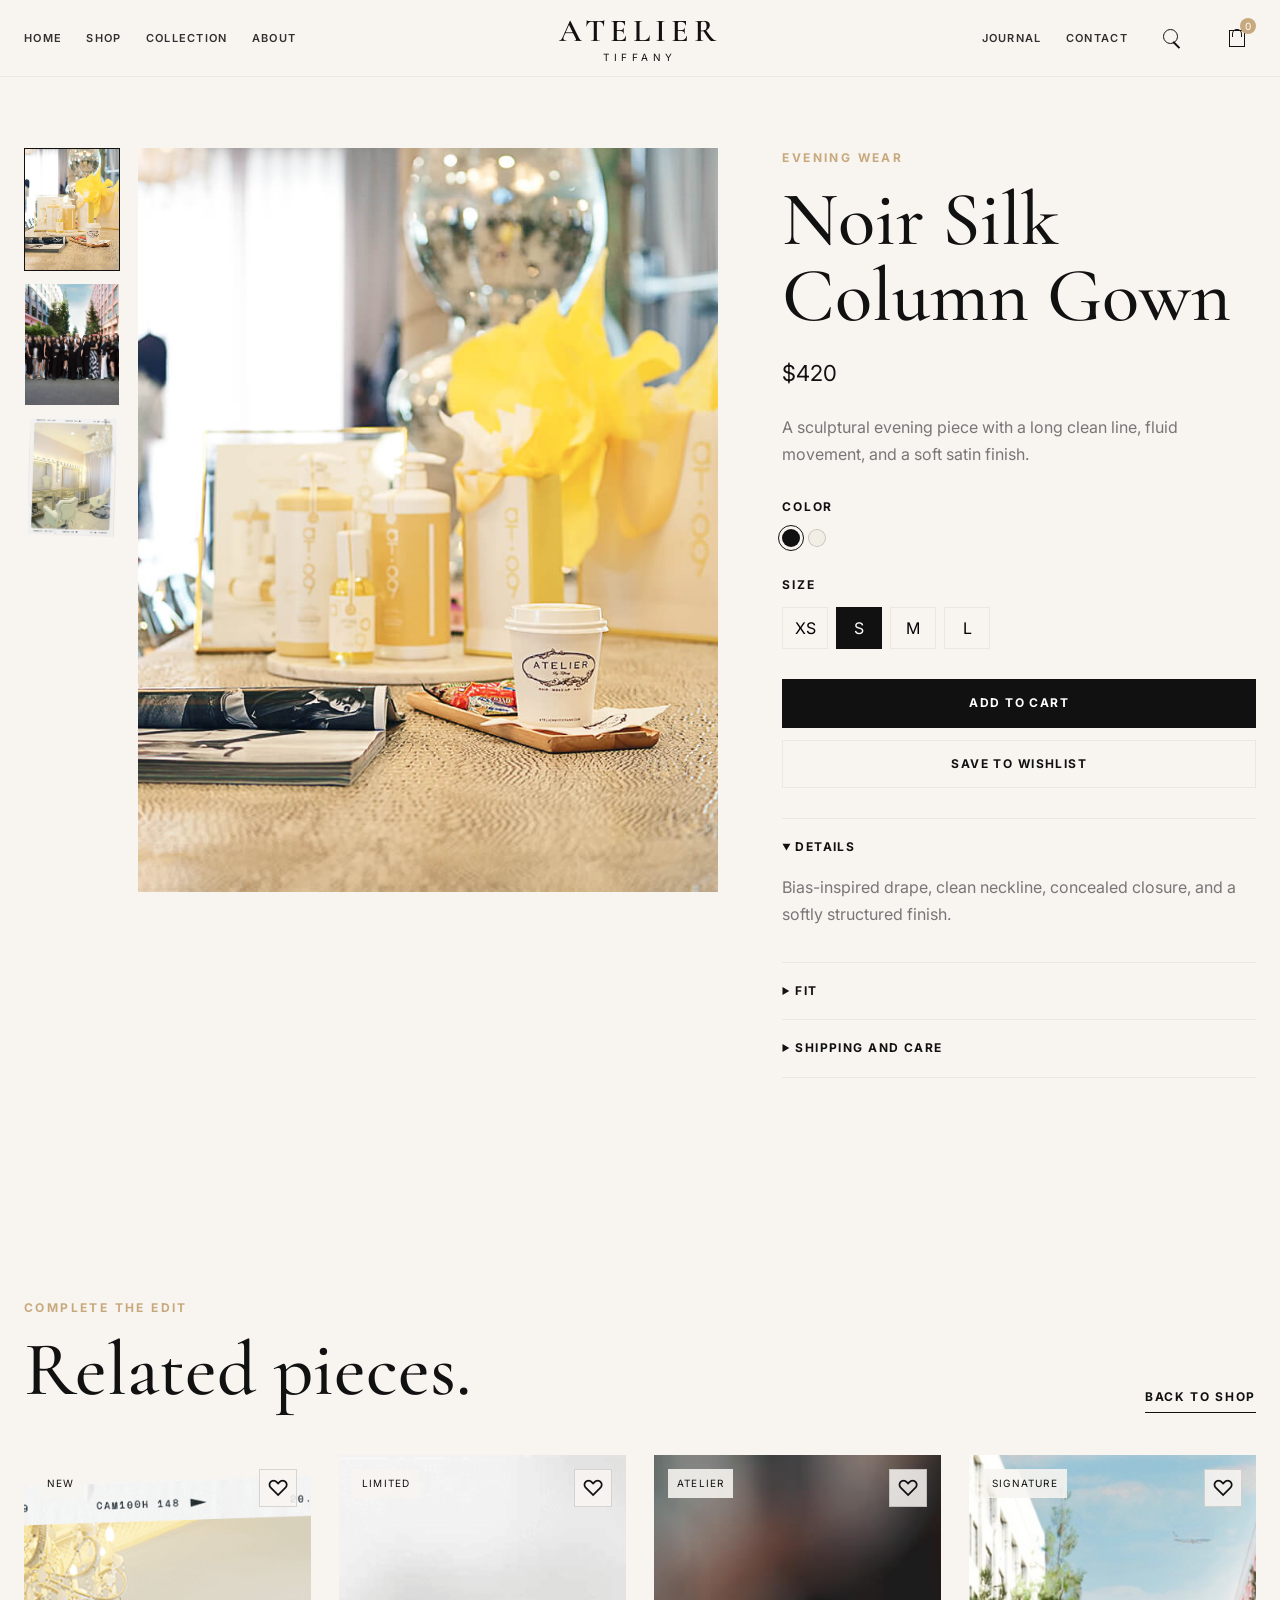
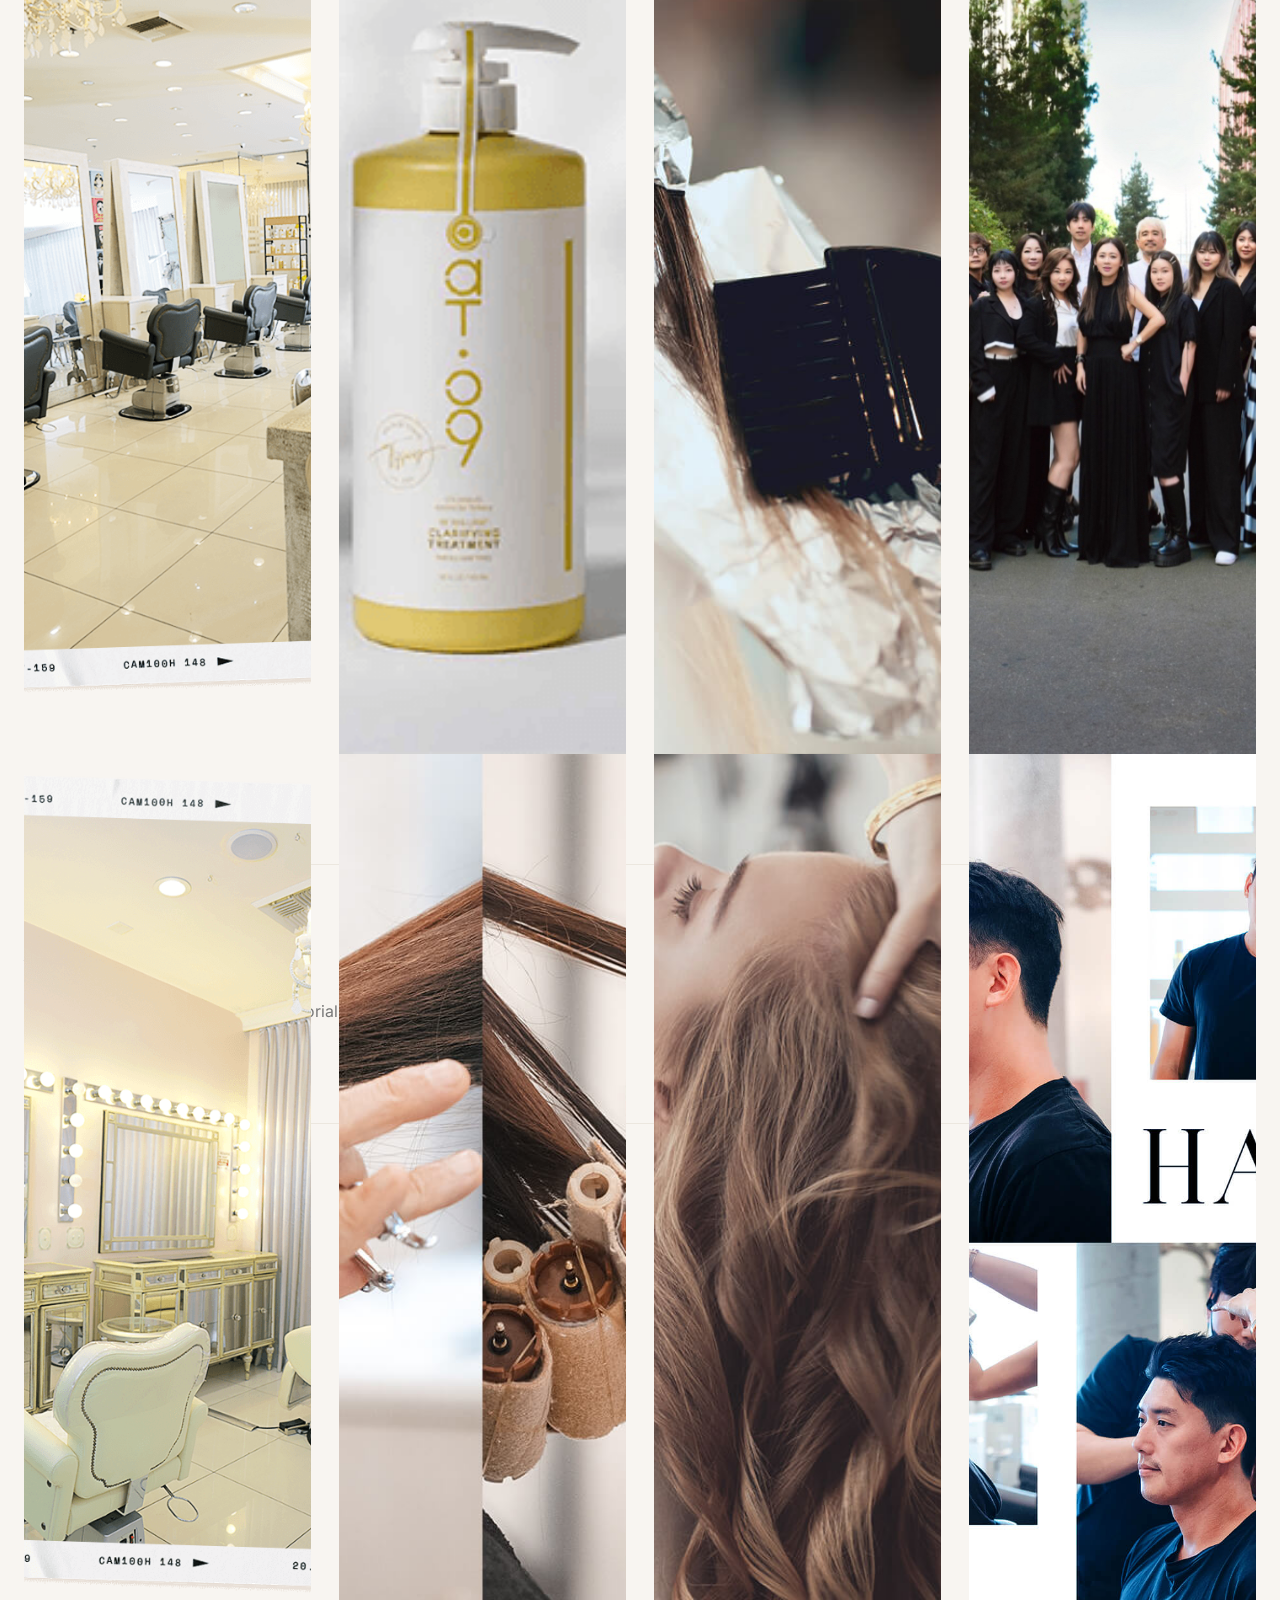
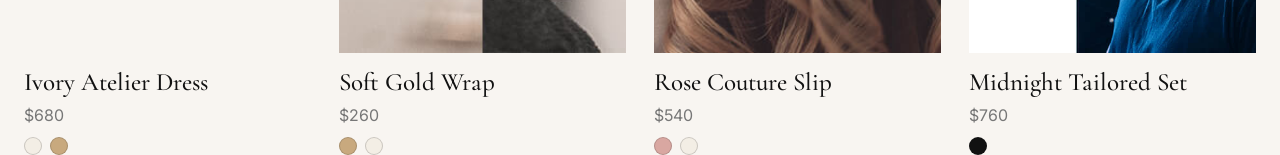
<file: product.html>
<!DOCTYPE html>
<html lang="en">
<head>
  <meta charset="UTF-8">
  <meta name="viewport" content="width=device-width, initial-scale=1.0">
  <meta name="description" content="Luxury product detail page for Atelier Tiffany.">
  <title>Noir Silk Column Gown - Atelier Tiffany</title>
  <link rel="preconnect" href="https://fonts.googleapis.com">
  <link rel="preconnect" href="https://fonts.gstatic.com" crossorigin>
  <link href="https://fonts.googleapis.com/css2?family=Cormorant+Garamond:wght@400;500;600;700&family=Inter:wght@300;400;500;600;700&display=swap" rel="stylesheet">
  <link rel="stylesheet" href="css/style.css">
</head>
<body data-page="product">
  <div class="scroll-progress" aria-hidden="true"></div>
  <header class="site-header site-header--solid" data-header>
    <nav class="site-header__inner" aria-label="Main navigation">
      <div class="nav-links nav-links--left"><a href="index.html">Home</a><a href="shop.html">Shop</a><a href="index.html#collections">Collection</a><a href="about.html">About</a></div>
      <a href="index.html" class="brand" aria-label="Atelier Tiffany home"><span>Atelier</span><small>Tiffany</small></a>
      <div class="nav-actions"><a href="journal.html" class="nav-extra">Journal</a><a href="contact.html" class="nav-extra">Contact</a><button class="icon-btn" type="button" data-open-search aria-label="Open search"><span class="icon icon-search"></span></button><button class="icon-btn" type="button" data-open-cart aria-label="Open cart"><span class="icon icon-bag"></span><span class="count-badge" data-cart-count>0</span></button><button class="menu-toggle" type="button" data-menu-toggle aria-label="Open menu"><span></span><span></span></button></div>
    </nav>
  </header>

  <aside class="mobile-menu" data-mobile-menu aria-hidden="true"><button class="mobile-menu__close" type="button" data-menu-close aria-label="Close menu"></button><a href="index.html">Home</a><a href="shop.html">Shop</a><a href="about.html">About</a><a href="journal.html">Journal</a><a href="contact.html">Contact</a></aside>
  <aside class="cart-drawer" data-cart aria-hidden="true"><div class="drawer-backdrop" data-close-cart></div><div class="cart-panel"><div class="cart-panel__head"><h2>Your Cart</h2><button class="close-btn" type="button" data-close-cart aria-label="Close cart"></button></div><div class="cart-panel__items" data-cart-items></div><div class="cart-panel__foot"><div><span>Subtotal</span><strong data-cart-subtotal>$0</strong></div><button class="btn btn--dark btn--full" type="button">Checkout</button></div></div></aside>
  <aside class="search-layer" data-search aria-hidden="true"><button class="close-btn search-layer__close" type="button" data-close-search aria-label="Close search"></button><div class="search-layer__content"><p class="eyebrow">Search the atelier</p><input type="search" data-search-input placeholder="Search dresses, silk, couture..."><div class="search-results" data-search-results></div></div></aside>

  <main class="page-main">
    <section class="product-detail">
      <div class="product-gallery" data-product-gallery data-reveal>
        <div class="product-gallery__main">
          <img src="assets/shop01.jpg" alt="Noir Silk Column Gown" data-main-product-image>
        </div>
        <div class="product-gallery__thumbs">
          <button type="button" class="active" data-gallery-thumb="assets/shop01.jpg"><img src="assets/shop01.jpg" alt="Front view"></button>
          <button type="button" data-gallery-thumb="assets/teamfam.jpg"><img src="assets/teamfam.jpg" alt="Styled view"></button>
          <button type="button" data-gallery-thumb="assets/interior2.png"><img src="assets/interior2.png" alt="Atelier view"></button>
        </div>
      </div>

      <article class="product-info" data-reveal>
        <p class="eyebrow">Evening wear</p>
        <h1>Noir Silk Column Gown</h1>
        <p class="product-price">$420</p>
        <p class="product-lead">A sculptural evening piece with a long clean line, fluid movement, and a soft satin finish.</p>

        <div class="option-group">
          <h2>Color</h2>
          <div class="swatch-row">
            <button type="button" class="swatch is-selected" style="--swatch:#111111" aria-label="Black"></button>
            <button type="button" class="swatch" style="--swatch:#f3eee5" aria-label="Ivory"></button>
          </div>
        </div>

        <div class="option-group">
          <h2>Size</h2>
          <div class="size-row">
            <button type="button">XS</button>
            <button type="button" class="is-selected">S</button>
            <button type="button">M</button>
            <button type="button">L</button>
          </div>
        </div>

        <div class="product-actions">
          <button class="btn btn--dark btn--full" type="button" data-add-to-cart="noir-silk-column-gown">Add to cart</button>
          <button class="btn btn--outline btn--full" type="button" data-wishlist="noir-silk-column-gown">Save to wishlist</button>
        </div>

        <div class="accordions">
          <details open>
            <summary>Details</summary>
            <p>Bias-inspired drape, clean neckline, concealed closure, and a softly structured finish.</p>
          </details>
          <details>
            <summary>Fit</summary>
            <p>Close fit through the body. Choose your usual size for an elegant column silhouette.</p>
          </details>
          <details>
            <summary>Shipping and care</summary>
            <p>Ships in 2-4 business days. Dry clean only. Store on a padded hanger.</p>
          </details>
        </div>
      </article>
    </section>

    <section class="section">
      <div class="section-heading section-heading--split" data-reveal>
        <div><p class="eyebrow">Complete the edit</p><h2>Related pieces.</h2></div>
        <a class="text-link" href="shop.html">Back to shop</a>
      </div>
      <div class="product-grid" data-product-grid="related"></div>
    </section>
  </main>

  <footer class="site-footer">
    <div class="site-footer__brand"><a class="brand brand--footer" href="index.html"><span>Atelier</span><small>Tiffany</small></a><p>Modern luxury fashion shaped by editorial restraint and timeless detail.</p></div>
    <div class="footer-col"><h3>Shop</h3><a href="shop.html">New Arrivals</a><a href="shop.html">Evening Wear</a><a href="shop.html">Accessories</a></div>
    <div class="footer-col"><h3>Atelier</h3><a href="about.html">About</a><a href="journal.html">Journal</a><a href="contact.html">Contact</a></div>
    <div class="footer-col"><h3>Support</h3><a href="contact.html">Shipping</a><a href="contact.html">Returns</a><a href="contact.html">Care</a></div>
    <div class="site-footer__bottom"><span>Copyright 2026 Atelier Tiffany.</span><span>Luxury ecommerce concept.</span></div>
  </footer>

  <script src="js/main.js"></script>
</body>
</html>
</file>
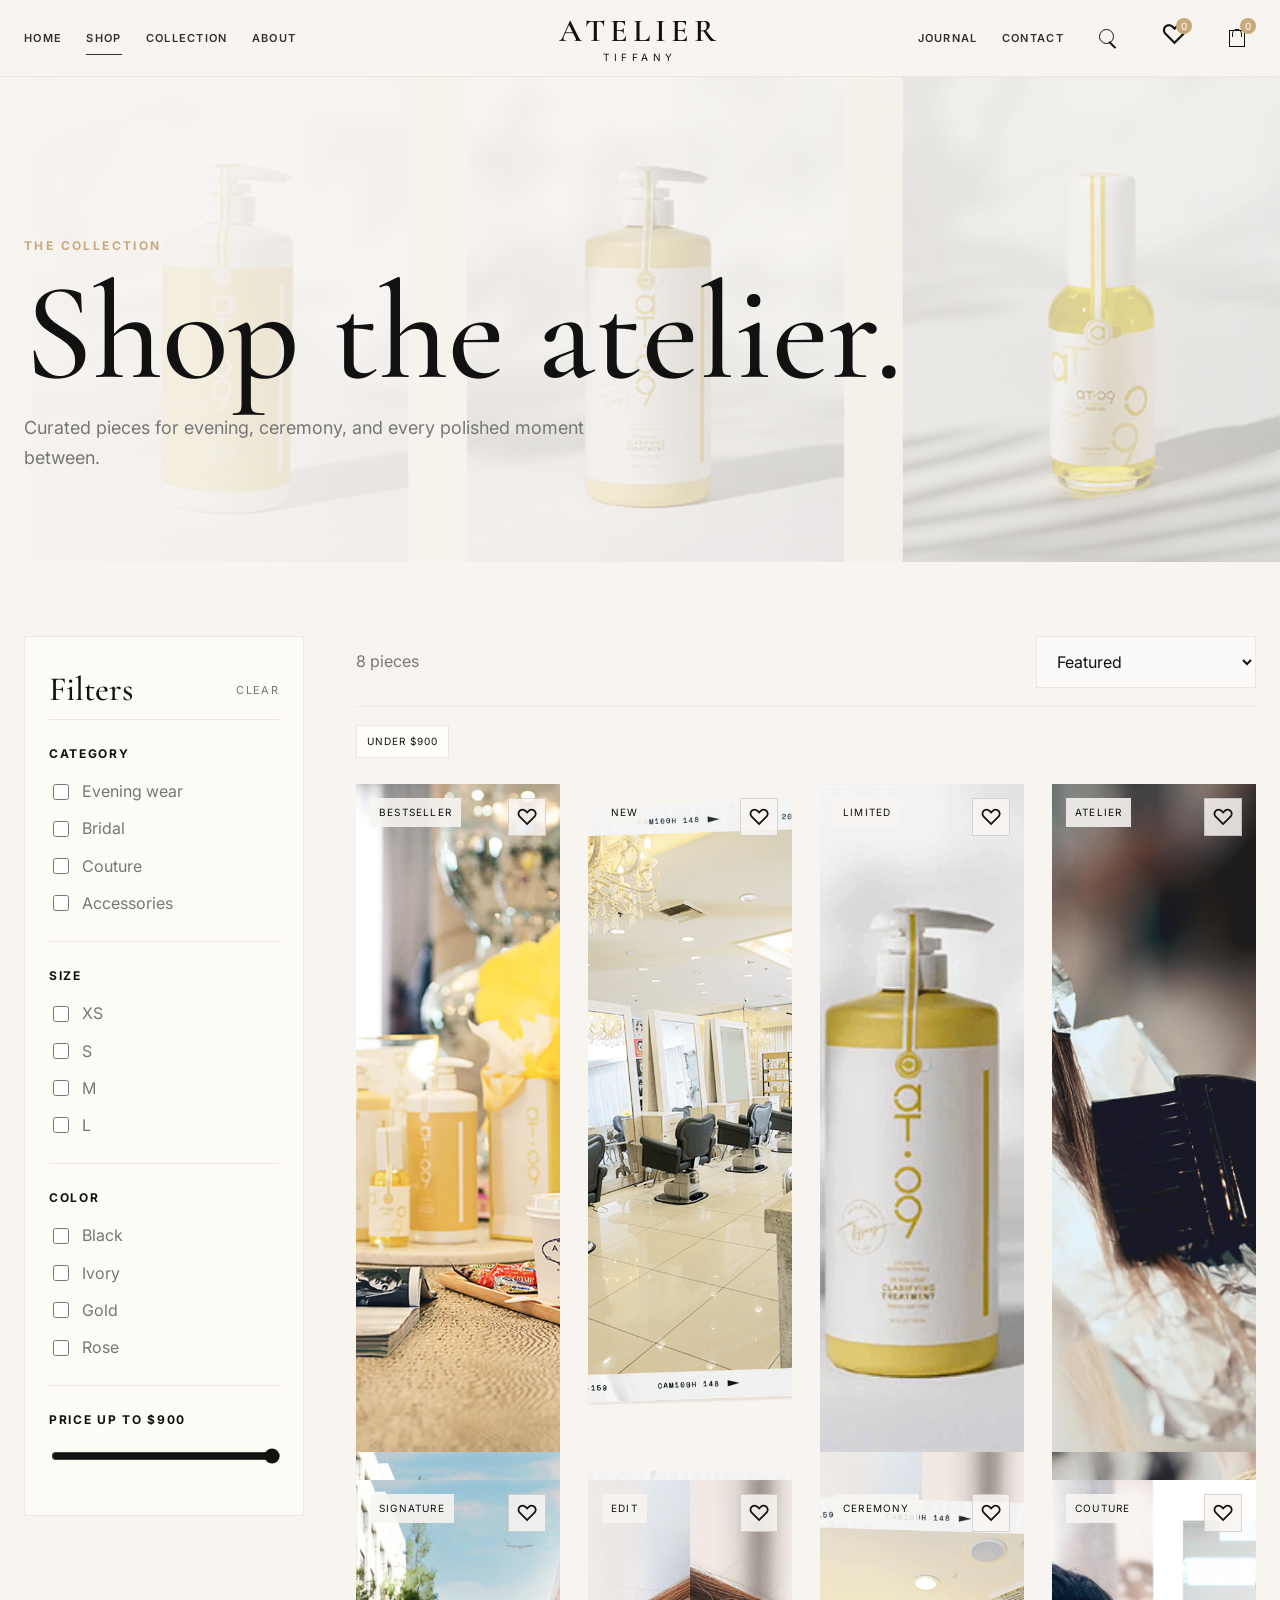
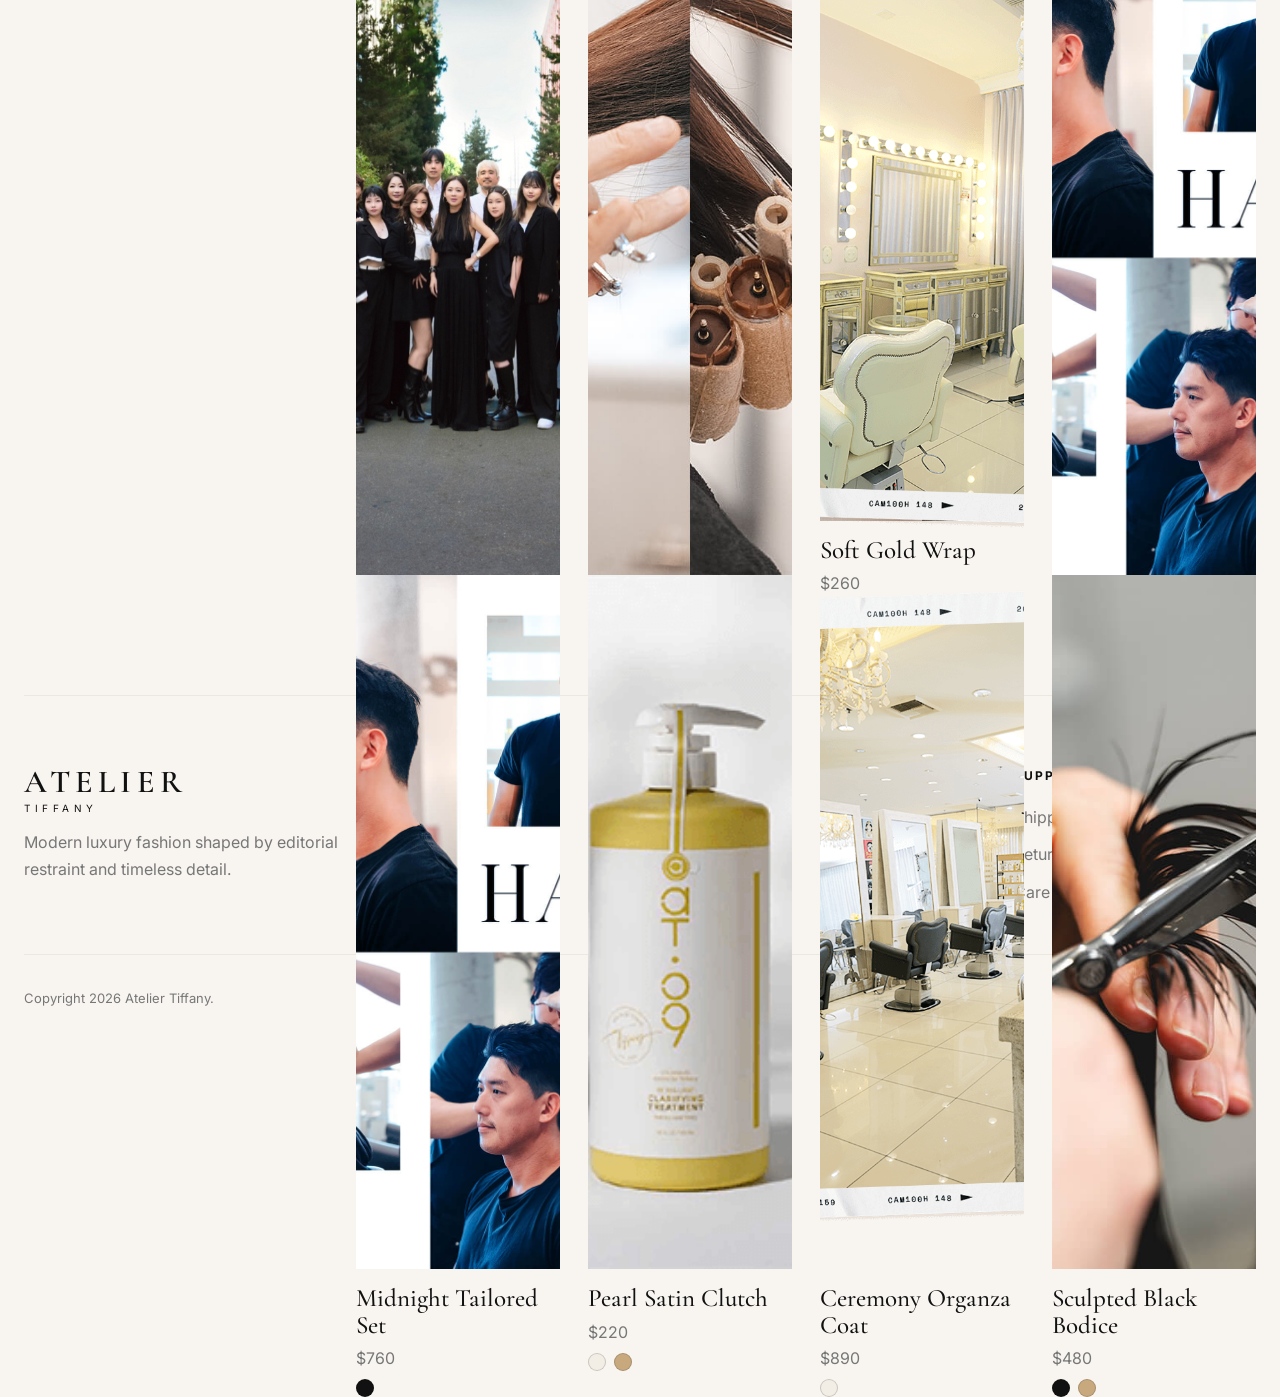
<file: shop.html>
<!DOCTYPE html>
<html lang="en">
<head>
  <meta charset="UTF-8">
  <meta name="viewport" content="width=device-width, initial-scale=1.0">
  <meta name="description" content="Shop luxury fashion pieces from Atelier Tiffany.">
  <title>Shop - Atelier Tiffany</title>
  <link rel="preconnect" href="https://fonts.googleapis.com">
  <link rel="preconnect" href="https://fonts.gstatic.com" crossorigin>
  <link href="https://fonts.googleapis.com/css2?family=Cormorant+Garamond:wght@400;500;600;700&family=Inter:wght@300;400;500;600;700&display=swap" rel="stylesheet">
  <link rel="stylesheet" href="css/style.css">
</head>
<body data-page="shop">
  <div class="scroll-progress" aria-hidden="true"></div>
  <header class="site-header site-header--solid" data-header>
    <nav class="site-header__inner" aria-label="Main navigation">
      <div class="nav-links nav-links--left">
        <a href="index.html">Home</a>
        <a href="shop.html" class="active">Shop</a>
        <a href="index.html#collections">Collection</a>
        <a href="about.html">About</a>
      </div>
      <a href="index.html" class="brand" aria-label="Atelier Tiffany home"><span>Atelier</span><small>Tiffany</small></a>
      <div class="nav-actions">
        <a href="journal.html" class="nav-extra">Journal</a>
        <a href="contact.html" class="nav-extra">Contact</a>
        <button class="icon-btn" type="button" data-open-search aria-label="Open search"><span class="icon icon-search"></span></button>
        <button class="icon-btn" type="button" aria-label="Wishlist"><span class="icon icon-heart"></span><span class="count-badge" data-wishlist-count>0</span></button>
        <button class="icon-btn" type="button" data-open-cart aria-label="Open cart"><span class="icon icon-bag"></span><span class="count-badge" data-cart-count>0</span></button>
        <button class="menu-toggle" type="button" data-menu-toggle aria-label="Open menu"><span></span><span></span></button>
      </div>
    </nav>
  </header>

  <aside class="mobile-menu" data-mobile-menu aria-hidden="true">
    <button class="mobile-menu__close" type="button" data-menu-close aria-label="Close menu"></button>
    <a href="index.html">Home</a><a href="shop.html">Shop</a><a href="index.html#collections">Collection</a><a href="about.html">About</a><a href="journal.html">Journal</a><a href="contact.html">Contact</a>
  </aside>

  <aside class="cart-drawer" data-cart aria-hidden="true">
    <div class="drawer-backdrop" data-close-cart></div>
    <div class="cart-panel">
      <div class="cart-panel__head"><h2>Your Cart</h2><button class="close-btn" type="button" data-close-cart aria-label="Close cart"></button></div>
      <div class="cart-panel__items" data-cart-items></div>
      <div class="cart-panel__foot"><div><span>Subtotal</span><strong data-cart-subtotal>$0</strong></div><button class="btn btn--dark btn--full" type="button">Checkout</button></div>
    </div>
  </aside>

  <aside class="search-layer" data-search aria-hidden="true">
    <button class="close-btn search-layer__close" type="button" data-close-search aria-label="Close search"></button>
    <div class="search-layer__content"><p class="eyebrow">Search the atelier</p><input type="search" data-search-input placeholder="Search dresses, silk, couture..."><div class="search-results" data-search-results></div></div>
  </aside>

  <main id="main" class="page-main">
    <section class="page-hero page-hero--shop">
      <div data-reveal>
        <p class="eyebrow">The collection</p>
        <h1>Shop the atelier.</h1>
        <p>Curated pieces for evening, ceremony, and every polished moment between.</p>
      </div>
    </section>

    <section class="shop-layout">
      <aside class="filters" data-filters>
        <div class="filters__head">
          <h2>Filters</h2>
          <button type="button" data-clear-filters>Clear</button>
        </div>
        <div class="filter-group">
          <h3>Category</h3>
          <label><input type="checkbox" name="category" value="evening"> Evening wear</label>
          <label><input type="checkbox" name="category" value="bridal"> Bridal</label>
          <label><input type="checkbox" name="category" value="couture"> Couture</label>
          <label><input type="checkbox" name="category" value="accessories"> Accessories</label>
        </div>
        <div class="filter-group">
          <h3>Size</h3>
          <label><input type="checkbox" name="size" value="XS"> XS</label>
          <label><input type="checkbox" name="size" value="S"> S</label>
          <label><input type="checkbox" name="size" value="M"> M</label>
          <label><input type="checkbox" name="size" value="L"> L</label>
        </div>
        <div class="filter-group">
          <h3>Color</h3>
          <label><input type="checkbox" name="color" value="black"> Black</label>
          <label><input type="checkbox" name="color" value="ivory"> Ivory</label>
          <label><input type="checkbox" name="color" value="gold"> Gold</label>
          <label><input type="checkbox" name="color" value="rose"> Rose</label>
        </div>
        <div class="filter-group">
          <h3>Price up to <span data-price-label>$900</span></h3>
          <input type="range" min="200" max="900" value="900" step="50" data-price-filter>
        </div>
      </aside>

      <div class="shop-results">
        <div class="shop-toolbar">
          <p><span data-result-count>0</span> pieces</p>
          <select data-sort aria-label="Sort products">
            <option value="featured">Featured</option>
            <option value="low-high">Price low to high</option>
            <option value="high-low">Price high to low</option>
            <option value="name">Name</option>
          </select>
        </div>
        <div class="active-filters" data-active-filters></div>
        <div class="product-grid product-grid--shop" data-product-grid="shop"></div>
      </div>
    </section>
  </main>

  <footer class="site-footer">
    <div class="site-footer__brand"><a class="brand brand--footer" href="index.html"><span>Atelier</span><small>Tiffany</small></a><p>Modern luxury fashion shaped by editorial restraint and timeless detail.</p></div>
    <div class="footer-col"><h3>Shop</h3><a href="shop.html">New Arrivals</a><a href="shop.html">Evening Wear</a><a href="shop.html">Accessories</a></div>
    <div class="footer-col"><h3>Atelier</h3><a href="about.html">About</a><a href="journal.html">Journal</a><a href="contact.html">Contact</a></div>
    <div class="footer-col"><h3>Support</h3><a href="contact.html">Shipping</a><a href="contact.html">Returns</a><a href="contact.html">Care</a></div>
    <div class="site-footer__bottom"><span>Copyright 2026 Atelier Tiffany.</span><span>Luxury ecommerce concept.</span></div>
  </footer>

  <script src="js/main.js"></script>
</body>
</html>
</file>
<file: css/style.css>
:root {
  --bg: #f8f5f1;
  --surface: #fffdf9;
  --text: #111111;
  --muted: #777777;
  --beige: #d8c3a5;
  --gold: #c8a97e;
  --border: #ece7df;
  --green: #154034;
  --shadow: 0 24px 70px rgba(17, 17, 17, 0.12);
  --serif: "Cormorant Garamond", Georgia, serif;
  --sans: "Inter", "Helvetica Neue", Arial, sans-serif;
}

* {
  box-sizing: border-box;
}

html {
  scroll-behavior: smooth;
}

body {
  margin: 0;
  background: var(--bg);
  color: var(--text);
  font-family: var(--sans);
  font-size: 16px;
  line-height: 1.7;
}

body.menu-open,
body.drawer-open,
body.search-open {
  overflow: hidden;
}

img {
  display: block;
  width: 100%;
  height: 100%;
  object-fit: cover;
}

a {
  color: inherit;
  text-decoration: none;
}

button,
input,
select,
textarea {
  font: inherit;
}

button {
  cursor: pointer;
}

.skip-link,
.sr-only {
  position: absolute;
  width: 1px;
  height: 1px;
  padding: 0;
  margin: -1px;
  overflow: hidden;
  clip: rect(0, 0, 0, 0);
  white-space: nowrap;
  border: 0;
}

.scroll-progress {
  position: fixed;
  top: 0;
  left: 0;
  z-index: 2000;
  width: 0%;
  height: 2px;
  background: var(--gold);
}

.loader {
  position: fixed;
  inset: 0;
  z-index: 3000;
  display: grid;
  place-items: center;
  background: var(--bg);
  transition: opacity 0.7s ease, visibility 0.7s ease;
}

.loader.is-hidden {
  opacity: 0;
  visibility: hidden;
}

.loader__mark {
  width: 76px;
  height: 76px;
  display: grid;
  place-items: center;
  border: 1px solid var(--gold);
  border-radius: 50%;
  font-family: var(--serif);
  font-size: 28px;
  letter-spacing: 0.08em;
  animation: pulseMark 1.5s ease infinite;
}

@keyframes pulseMark {
  50% {
    transform: scale(0.94);
    opacity: 0.55;
  }
}

.site-header {
  position: fixed;
  top: 0;
  left: 0;
  right: 0;
  z-index: 1000;
  color: #ffffff;
  background: transparent;
  transition: background 0.45s ease, color 0.45s ease, border-color 0.45s ease, transform 0.45s ease;
}

.site-header.is-scrolled,
.site-header--solid {
  color: var(--text);
  background: rgba(248, 245, 241, 0.94);
  border-bottom: 1px solid var(--border);
  backdrop-filter: blur(18px);
}

.site-header__inner {
  min-height: 76px;
  width: min(100% - 48px, 1440px);
  margin: 0 auto;
  display: grid;
  grid-template-columns: 1fr auto 1fr;
  align-items: center;
  gap: 24px;
}

.nav-links,
.nav-actions {
  display: flex;
  align-items: center;
  gap: 24px;
}

.nav-actions {
  justify-content: flex-end;
}

.nav-links a,
.nav-extra {
  position: relative;
  text-transform: uppercase;
  font-size: 11px;
  letter-spacing: 0.12em;
  font-weight: 600;
  opacity: 0.86;
}

.nav-links a::after,
.nav-extra::after {
  content: "";
  position: absolute;
  left: 0;
  right: 0;
  bottom: -8px;
  height: 1px;
  background: currentColor;
  transform: scaleX(0);
  transform-origin: left;
  transition: transform 0.35s ease;
}

.nav-links a:hover::after,
.nav-extra:hover::after,
.nav-links a.active::after,
.nav-extra.active::after {
  transform: scaleX(1);
}

.brand {
  display: inline-grid;
  justify-items: center;
  line-height: 1;
  text-transform: uppercase;
  letter-spacing: 0.18em;
}

.brand span {
  font-family: var(--serif);
  font-size: 32px;
  font-weight: 600;
  letter-spacing: 0.16em;
}

.brand small {
  margin-top: 5px;
  font-size: 10px;
  letter-spacing: 0.45em;
}

.icon-btn,
.menu-toggle {
  position: relative;
  width: 40px;
  height: 40px;
  border: 0;
  background: transparent;
  color: inherit;
}

.icon {
  position: absolute;
  inset: 0;
  margin: auto;
  width: 22px;
  height: 22px;
}

.icon-search::before {
  content: "";
  position: absolute;
  width: 13px;
  height: 13px;
  border: 1.5px solid currentColor;
  border-radius: 50%;
  left: 2px;
  top: 2px;
}

.icon-search::after {
  content: "";
  position: absolute;
  width: 9px;
  height: 1.5px;
  background: currentColor;
  transform: rotate(45deg);
  right: 2px;
  bottom: 4px;
}

.icon-user::before {
  content: "";
  position: absolute;
  width: 8px;
  height: 8px;
  border: 1.5px solid currentColor;
  border-radius: 50%;
  left: 7px;
  top: 3px;
}

.icon-user::after {
  content: "";
  position: absolute;
  width: 16px;
  height: 8px;
  border: 1.5px solid currentColor;
  border-radius: 12px 12px 0 0;
  border-bottom: 0;
  left: 3px;
  bottom: 3px;
}

.icon-heart::before {
  content: "♡";
  position: absolute;
  inset: -6px 0 0 0;
  font-size: 27px;
  line-height: 1;
}

.icon-bag::before {
  content: "";
  position: absolute;
  left: 4px;
  bottom: 2px;
  width: 14px;
  height: 15px;
  border: 1.5px solid currentColor;
}

.icon-bag::after {
  content: "";
  position: absolute;
  left: 7px;
  top: 2px;
  width: 8px;
  height: 7px;
  border: 1.5px solid currentColor;
  border-bottom: 0;
  border-radius: 12px 12px 0 0;
}

.count-badge {
  position: absolute;
  right: 0;
  top: 0;
  min-width: 16px;
  height: 16px;
  padding: 0 4px;
  border-radius: 999px;
  background: var(--gold);
  color: #ffffff;
  font-size: 10px;
  line-height: 16px;
}

.menu-toggle {
  display: none;
}

.menu-toggle span,
.mobile-menu__close::before,
.mobile-menu__close::after,
.close-btn::before,
.close-btn::after {
  position: absolute;
  content: "";
  left: 9px;
  right: 9px;
  height: 1px;
  background: currentColor;
}

.menu-toggle span:first-child {
  top: 15px;
}

.menu-toggle span:last-child {
  bottom: 15px;
}

.hero {
  position: relative;
  min-height: 100vh;
  display: grid;
  align-items: end;
  overflow: hidden;
  color: #ffffff;
  padding: 150px 24px 90px;
}

.hero__media,
.hero__overlay {
  position: absolute;
  inset: 0;
}

.hero__media {
  background-size: cover;
  background-position: center;
  animation: heroZoom 18s ease-in-out infinite alternate;
}

.hero__overlay {
  background:
    linear-gradient(90deg, rgba(0, 0, 0, 0.62), rgba(0, 0, 0, 0.18) 48%, rgba(0, 0, 0, 0.3)),
    linear-gradient(0deg, rgba(0, 0, 0, 0.38), transparent 55%);
}

@keyframes heroZoom {
  to {
    transform: scale(1.08);
  }
}

.hero__content {
  position: relative;
  z-index: 2;
  width: min(680px, calc(100% - 48px));
  margin-left: max(24px, calc((100vw - 1320px) / 2));
}

.hero__content h1,
.page-hero h1 {
  margin: 0;
  font-family: var(--serif);
  font-size: clamp(62px, 11vw, 138px);
  font-weight: 500;
  line-height: 0.9;
  letter-spacing: 0;
}

.hero__content p:not(.eyebrow),
.page-hero p:not(.eyebrow) {
  max-width: 560px;
  color: rgba(255, 255, 255, 0.82);
  font-size: 18px;
}

.hero__actions {
  display: flex;
  flex-wrap: wrap;
  gap: 14px;
  margin-top: 32px;
}

.hero__rail {
  position: absolute;
  z-index: 3;
  top: 45%;
  left: 36px;
  display: grid;
  gap: 12px;
  transform: translateY(-50%);
  text-transform: uppercase;
  letter-spacing: 0.18em;
  font-size: 11px;
}

.hero__rail span {
  color: rgba(255, 255, 255, 0.55);
}

.eyebrow {
  margin: 0 0 14px;
  text-transform: uppercase;
  letter-spacing: 0.2em;
  font-size: 12px;
  font-weight: 700;
  color: var(--gold);
}

.btn {
  display: inline-flex;
  align-items: center;
  justify-content: center;
  min-height: 48px;
  padding: 13px 26px;
  border: 1px solid currentColor;
  text-transform: uppercase;
  letter-spacing: 0.12em;
  font-size: 12px;
  font-weight: 700;
  transition: transform 0.35s ease, background 0.35s ease, color 0.35s ease, border-color 0.35s ease;
}

.btn:hover {
  transform: translateY(-2px);
}

.btn--light {
  background: #ffffff;
  color: var(--text);
  border-color: #ffffff;
}

.btn--ghost {
  color: #ffffff;
  border-color: rgba(255, 255, 255, 0.6);
}

.btn--dark {
  color: #ffffff;
  background: var(--text);
  border-color: var(--text);
}

.btn--outline {
  color: var(--text);
  background: transparent;
  border-color: var(--border);
}

.btn--full {
  width: 100%;
}

.text-link {
  position: relative;
  align-self: end;
  text-transform: uppercase;
  font-size: 12px;
  letter-spacing: 0.14em;
  font-weight: 700;
}

.text-link::after {
  content: "";
  position: absolute;
  left: 0;
  right: 0;
  bottom: -6px;
  height: 1px;
  background: currentColor;
}

.section {
  width: min(100% - 48px, 1320px);
  margin: 0 auto;
  padding: 110px 0;
}

.section--intro {
  padding-top: 95px;
}

.section-heading {
  max-width: 840px;
  margin-bottom: 48px;
}

.section-heading--split {
  max-width: none;
  display: flex;
  align-items: end;
  justify-content: space-between;
  gap: 32px;
}

.section-heading h2,
.lookbook__sticky h2,
.story-split__copy h2,
.newsletter h2,
.product-info h1,
.journal-card h2,
.contact-card h2,
.values h2 {
  margin: 0;
  font-family: var(--serif);
  font-size: clamp(42px, 6vw, 84px);
  font-weight: 500;
  line-height: 0.98;
  letter-spacing: 0;
}

.intro-grid,
.values {
  display: grid;
  grid-template-columns: repeat(3, 1fr);
  gap: 1px;
  background: var(--border);
  border: 1px solid var(--border);
}

.intro-card,
.values article {
  background: var(--bg);
  padding: 36px;
}

.intro-card span,
.values span {
  display: inline-block;
  margin-bottom: 36px;
  color: var(--gold);
  font-family: var(--serif);
  font-size: 28px;
}

.intro-card h3 {
  margin: 0 0 12px;
  font-family: var(--serif);
  font-size: 32px;
  font-weight: 500;
}

.intro-card p,
.values p,
.story-split__copy p,
.lookbook__sticky p,
.journal-card p,
.contact-card p {
  color: var(--muted);
}

.collection-grid {
  display: grid;
  grid-template-columns: 1.3fr 0.8fr 0.9fr;
  grid-auto-rows: 280px;
  gap: 18px;
}

.collection-card {
  position: relative;
  overflow: hidden;
  background: var(--surface);
  min-height: 280px;
}

.collection-card--large {
  grid-row: span 2;
}

.collection-card--wide {
  grid-column: span 2;
}

.collection-card img,
.product-card__image img,
.lookbook-card img,
.social-grid img,
.journal-card img,
.story-split__image img {
  transition: transform 0.8s ease, filter 0.8s ease;
}

.collection-card::after,
.social-grid a::after {
  content: "";
  position: absolute;
  inset: 0;
  background: linear-gradient(0deg, rgba(0, 0, 0, 0.48), transparent 58%);
}

.collection-card span {
  position: absolute;
  z-index: 2;
  left: 28px;
  bottom: 24px;
  color: #ffffff;
  font-family: var(--serif);
  font-size: 40px;
  line-height: 1;
}

.collection-card:hover img,
.product-card:hover .product-card__image img,
.lookbook-card:hover img,
.social-grid a:hover img,
.journal-card:hover img {
  transform: scale(1.06);
  filter: saturate(0.95);
}

.product-grid {
  display: grid;
  grid-template-columns: repeat(4, 1fr);
  gap: 28px;
}

.product-card {
  position: relative;
}

.product-card__image {
  position: relative;
  aspect-ratio: 0.78;
  overflow: hidden;
  background: var(--surface);
}

.product-card__image img:last-child {
  position: absolute;
  inset: 0;
  opacity: 0;
}

.product-card:hover .product-card__image img:last-child {
  opacity: 1;
}

.product-card__badge,
.wishlist-btn {
  position: absolute;
  z-index: 3;
  top: 14px;
}

.product-card__badge {
  left: 14px;
  padding: 6px 9px;
  background: rgba(248, 245, 241, 0.88);
  font-size: 10px;
  text-transform: uppercase;
  letter-spacing: 0.12em;
}

.wishlist-btn {
  right: 14px;
  width: 38px;
  height: 38px;
  border: 1px solid rgba(17, 17, 17, 0.14);
  background: rgba(248, 245, 241, 0.86);
  color: var(--text);
  font-size: 22px;
  line-height: 1;
}

.wishlist-btn.is-active {
  background: var(--text);
  color: #ffffff;
}

.quick-add {
  position: absolute;
  z-index: 3;
  left: 14px;
  right: 14px;
  bottom: 14px;
  transform: translateY(18px);
  opacity: 0;
}

.product-card:hover .quick-add {
  opacity: 1;
  transform: translateY(0);
}

.product-card__info {
  padding-top: 16px;
  display: grid;
  gap: 7px;
}

.product-card__info h3 {
  margin: 0;
  font-family: var(--serif);
  font-size: 25px;
  font-weight: 500;
  line-height: 1.05;
}

.product-card__info p {
  margin: 0;
  color: var(--muted);
}

.swatches,
.swatch-row {
  display: flex;
  gap: 8px;
  align-items: center;
}

.swatch {
  width: 18px;
  height: 18px;
  border: 1px solid rgba(17, 17, 17, 0.18);
  border-radius: 50%;
  background: var(--swatch);
}

.swatch.is-selected {
  outline: 1px solid var(--text);
  outline-offset: 3px;
}

.lookbook {
  display: grid;
  grid-template-columns: minmax(320px, 0.8fr) minmax(0, 1.6fr);
  gap: 40px;
  width: min(100% - 48px, 1320px);
  margin: 0 auto;
  padding: 80px 0 120px;
}

.lookbook__sticky {
  position: sticky;
  top: 120px;
  height: fit-content;
}

.lookbook__gallery {
  display: grid;
  gap: 28px;
}

.lookbook-card {
  position: relative;
  height: min(72vh, 620px);
  overflow: hidden;
}

.lookbook-card span {
  position: absolute;
  left: 26px;
  bottom: 22px;
  padding: 10px 14px;
  background: rgba(248, 245, 241, 0.88);
  text-transform: uppercase;
  letter-spacing: 0.12em;
  font-size: 11px;
  font-weight: 700;
}

.story-split {
  display: grid;
  grid-template-columns: 1fr 1fr;
  align-items: center;
  gap: 64px;
}

.story-split--reverse {
  grid-template-columns: 0.9fr 1.1fr;
}

.story-split__image {
  min-height: 580px;
  overflow: hidden;
}

.story-split__copy {
  max-width: 560px;
}

.story-split__copy .btn {
  margin-top: 24px;
}

.testimonials {
  text-align: center;
}

.testimonial-slider {
  max-width: 860px;
  margin: 0 auto;
  overflow: hidden;
}

.testimonial {
  display: none;
  margin: 0;
}

.testimonial.active {
  display: block;
  animation: fadeIn 0.7s ease;
}

.testimonial p {
  margin: 0;
  font-family: var(--serif);
  font-size: clamp(34px, 5vw, 64px);
  line-height: 1.02;
}

.testimonial cite {
  display: block;
  margin-top: 24px;
  color: var(--muted);
  font-style: normal;
  text-transform: uppercase;
  letter-spacing: 0.16em;
  font-size: 12px;
}

.slider-dots {
  display: flex;
  justify-content: center;
  gap: 8px;
  margin-top: 34px;
}

.slider-dots button {
  width: 26px;
  height: 2px;
  border: 0;
  background: #c9c0b8;
}

.slider-dots button.active {
  background: var(--text);
}

@keyframes fadeIn {
  from {
    opacity: 0;
    transform: translateY(18px);
  }
}

.social-grid {
  display: grid;
  grid-template-columns: repeat(6, 1fr);
  gap: 12px;
}

.social-grid a {
  position: relative;
  aspect-ratio: 0.78;
  overflow: hidden;
}

.social-grid a:nth-child(2),
.social-grid a:nth-child(5) {
  margin-top: 46px;
}

.social-grid span {
  position: absolute;
  z-index: 2;
  inset: 0;
  display: grid;
  place-items: center;
  color: #ffffff;
  opacity: 0;
  text-transform: uppercase;
  letter-spacing: 0.16em;
  font-size: 11px;
  transition: opacity 0.35s ease;
}

.social-grid a:hover span {
  opacity: 1;
}

.newsletter {
  width: min(100% - 48px, 1320px);
  margin: 0 auto 110px;
  padding: 54px;
  display: grid;
  grid-template-columns: 1fr 0.9fr;
  gap: 40px;
  align-items: center;
  background: #ede3d7;
}

.newsletter-form {
  display: grid;
  grid-template-columns: 1fr auto;
  gap: 12px;
}

input,
select,
textarea {
  width: 100%;
  border: 1px solid var(--border);
  background: rgba(255, 255, 255, 0.45);
  color: var(--text);
  padding: 14px 16px;
  outline: 0;
  transition: border-color 0.25s ease, background 0.25s ease;
}

input:focus,
select:focus,
textarea:focus {
  border-color: var(--gold);
  background: #ffffff;
}

.form-message {
  grid-column: 1 / -1;
  min-height: 24px;
  margin: 0;
  color: var(--green);
  font-size: 13px;
}

.site-footer {
  width: min(100% - 48px, 1320px);
  margin: 0 auto;
  padding: 70px 0 28px;
  display: grid;
  grid-template-columns: 1.5fr repeat(3, 1fr);
  gap: 48px;
  border-top: 1px solid var(--border);
}

.brand--footer {
  justify-items: start;
}

.site-footer__brand p,
.footer-col p,
.footer-col a {
  color: var(--muted);
}

.footer-col {
  display: grid;
  gap: 10px;
  align-content: start;
}

.footer-col h3 {
  margin: 0 0 8px;
  text-transform: uppercase;
  letter-spacing: 0.16em;
  font-size: 12px;
}

.footer-col a {
  transition: color 0.25s ease;
}

.footer-col a:hover {
  color: var(--text);
}

.site-footer__bottom {
  grid-column: 1 / -1;
  display: flex;
  justify-content: space-between;
  gap: 24px;
  padding-top: 32px;
  border-top: 1px solid var(--border);
  color: var(--muted);
  font-size: 13px;
}

.mobile-menu,
.search-layer {
  position: fixed;
  inset: 0;
  z-index: 1800;
  background: var(--bg);
  visibility: hidden;
  opacity: 0;
  transition: opacity 0.45s ease, visibility 0.45s ease;
}

.mobile-menu.is-open,
.search-layer.is-open {
  visibility: visible;
  opacity: 1;
}

.mobile-menu {
  display: grid;
  align-content: center;
  justify-items: center;
  gap: 18px;
}

.mobile-menu a {
  font-family: var(--serif);
  font-size: clamp(44px, 12vw, 86px);
  line-height: 0.95;
}

.mobile-menu__meta {
  display: grid;
  gap: 6px;
  margin-top: 28px;
  color: var(--muted);
  text-align: center;
  text-transform: uppercase;
  letter-spacing: 0.14em;
  font-size: 11px;
}

.mobile-menu__close,
.close-btn {
  position: absolute;
  top: 26px;
  right: 30px;
  width: 42px;
  height: 42px;
  border: 0;
  background: transparent;
  color: var(--text);
}

.mobile-menu__close::before,
.close-btn::before {
  top: 20px;
  transform: rotate(45deg);
}

.mobile-menu__close::after,
.close-btn::after {
  top: 20px;
  transform: rotate(-45deg);
}

.cart-drawer {
  position: fixed;
  inset: 0;
  z-index: 1700;
  pointer-events: none;
}

.cart-drawer.is-open {
  pointer-events: auto;
}

.drawer-backdrop {
  position: absolute;
  inset: 0;
  background: rgba(17, 17, 17, 0.24);
  opacity: 0;
  transition: opacity 0.4s ease;
}

.cart-drawer.is-open .drawer-backdrop {
  opacity: 1;
}

.cart-panel {
  position: absolute;
  top: 0;
  right: 0;
  width: min(460px, 100%);
  height: 100%;
  background: var(--bg);
  transform: translateX(100%);
  transition: transform 0.45s ease;
  display: grid;
  grid-template-rows: auto 1fr auto;
  padding: 28px;
}

.cart-drawer.is-open .cart-panel {
  transform: translateX(0);
}

.cart-panel__head {
  display: flex;
  align-items: center;
  justify-content: space-between;
  border-bottom: 1px solid var(--border);
  padding-bottom: 20px;
}

.cart-panel__head h2 {
  margin: 0;
  font-family: var(--serif);
  font-size: 44px;
  font-weight: 500;
}

.cart-panel__head .close-btn {
  position: relative;
  top: auto;
  right: auto;
}

.cart-panel__items {
  overflow: auto;
  padding: 22px 0;
  display: grid;
  gap: 18px;
  align-content: start;
}

.cart-item {
  display: grid;
  grid-template-columns: 72px 1fr auto;
  gap: 14px;
  align-items: center;
}

.cart-item img {
  aspect-ratio: 0.85;
}

.cart-item h3 {
  margin: 0;
  font-family: var(--serif);
  font-size: 22px;
  font-weight: 500;
}

.cart-item p {
  margin: 3px 0 0;
  color: var(--muted);
}

.cart-item button {
  border: 0;
  background: transparent;
  text-decoration: underline;
  color: var(--muted);
}

.cart-panel__foot {
  border-top: 1px solid var(--border);
  padding-top: 20px;
  display: grid;
  gap: 18px;
}

.cart-panel__foot div {
  display: flex;
  justify-content: space-between;
}

.search-layer {
  display: grid;
  place-items: center;
  padding: 24px;
}

.search-layer__content {
  width: min(820px, 100%);
}

.search-layer input {
  border: 0;
  border-bottom: 1px solid var(--text);
  background: transparent;
  padding: 18px 0;
  font-family: var(--serif);
  font-size: clamp(36px, 7vw, 76px);
}

.search-results {
  display: grid;
  gap: 12px;
  margin-top: 28px;
}

.search-result {
  display: flex;
  justify-content: space-between;
  gap: 24px;
  padding: 14px 0;
  border-bottom: 1px solid var(--border);
}

.page-main {
  padding-top: 76px;
}

.page-hero {
  min-height: 48vh;
  display: grid;
  align-items: end;
  padding: 110px max(24px, calc((100vw - 1320px) / 2)) 70px;
  background: linear-gradient(135deg, #f8f5f1, #eee1d1);
}

.page-hero--shop {
  min-height: 54vh;
  background:
    linear-gradient(90deg, rgba(248, 245, 241, 0.95), rgba(248, 245, 241, 0.55)),
    url("../assets/at09.png") center right / contain no-repeat,
    #f1e7da;
}

.page-hero--image {
  min-height: 66vh;
  color: #ffffff;
  background:
    linear-gradient(90deg, rgba(0, 0, 0, 0.58), rgba(0, 0, 0, 0.16)),
    var(--page-image) center / cover no-repeat;
}

.page-hero:not(.page-hero--image) p:not(.eyebrow) {
  color: var(--muted);
}

.shop-layout {
  width: min(100% - 48px, 1320px);
  margin: 0 auto;
  padding: 74px 0 120px;
  display: grid;
  grid-template-columns: 280px 1fr;
  gap: 52px;
}

.filters {
  position: sticky;
  top: 104px;
  height: fit-content;
  border: 1px solid var(--border);
  padding: 24px;
  background: rgba(255, 253, 249, 0.65);
}

.filters__head,
.shop-toolbar {
  display: flex;
  align-items: center;
  justify-content: space-between;
  gap: 16px;
}

.filters h2 {
  margin: 0;
  font-family: var(--serif);
  font-size: 34px;
  font-weight: 500;
}

.filters__head button,
[data-clear-filters],
.cart-item button {
  padding: 0;
  border: 0;
  background: transparent;
  text-transform: uppercase;
  letter-spacing: 0.12em;
  font-size: 11px;
  color: var(--muted);
}

.filter-group {
  padding: 24px 0;
  border-top: 1px solid var(--border);
  display: grid;
  gap: 10px;
}

.filter-group h3 {
  margin: 0 0 4px;
  text-transform: uppercase;
  letter-spacing: 0.14em;
  font-size: 12px;
}

.filter-group label {
  display: flex;
  align-items: center;
  gap: 10px;
  color: var(--muted);
}

.filter-group input[type="checkbox"] {
  width: 16px;
  height: 16px;
  accent-color: var(--text);
}

.filter-group input[type="range"] {
  padding: 0;
  accent-color: var(--text);
}

.shop-toolbar {
  margin-bottom: 18px;
  padding-bottom: 18px;
  border-bottom: 1px solid var(--border);
}

.shop-toolbar p {
  margin: 0;
  color: var(--muted);
}

.shop-toolbar select {
  max-width: 220px;
}

.active-filters {
  display: flex;
  flex-wrap: wrap;
  gap: 8px;
  margin-bottom: 26px;
}

.filter-chip {
  padding: 7px 10px;
  background: var(--surface);
  border: 1px solid var(--border);
  text-transform: uppercase;
  letter-spacing: 0.1em;
  font-size: 10px;
}

.empty-state {
  grid-column: 1 / -1;
  padding: 60px;
  text-align: center;
  border: 1px solid var(--border);
  color: var(--muted);
}

.product-detail {
  width: min(100% - 48px, 1320px);
  margin: 0 auto;
  padding: 72px 0 110px;
  display: grid;
  grid-template-columns: minmax(0, 1.1fr) minmax(360px, 0.75fr);
  gap: 64px;
  align-items: start;
}

.product-gallery {
  display: grid;
  grid-template-columns: 96px 1fr;
  gap: 18px;
}

.product-gallery__main {
  order: 2;
  overflow: hidden;
  background: var(--surface);
  aspect-ratio: 0.78;
  cursor: zoom-in;
}

.product-gallery__main img:hover {
  transform: scale(1.08);
}

.product-gallery__main img {
  transition: transform 0.6s ease;
}

.product-gallery__thumbs {
  display: grid;
  gap: 12px;
  align-content: start;
}

.product-gallery__thumbs button {
  padding: 0;
  aspect-ratio: 0.78;
  border: 1px solid transparent;
  background: transparent;
  overflow: hidden;
}

.product-gallery__thumbs button.active {
  border-color: var(--text);
}

.product-info {
  position: sticky;
  top: 112px;
}

.product-price {
  margin: 22px 0;
  font-size: 22px;
}

.product-lead {
  color: var(--muted);
}

.option-group {
  margin: 28px 0;
}

.option-group h2 {
  margin: 0 0 12px;
  text-transform: uppercase;
  letter-spacing: 0.14em;
  font-size: 12px;
}

.size-row {
  display: flex;
  flex-wrap: wrap;
  gap: 8px;
}

.size-row button {
  width: 46px;
  height: 42px;
  border: 1px solid var(--border);
  background: transparent;
}

.size-row button.is-selected {
  background: var(--text);
  color: #ffffff;
  border-color: var(--text);
}

.product-actions {
  display: grid;
  gap: 12px;
  margin: 30px 0;
}

.accordions {
  border-top: 1px solid var(--border);
}

.accordions details {
  border-bottom: 1px solid var(--border);
  padding: 18px 0;
}

.accordions summary {
  cursor: pointer;
  text-transform: uppercase;
  letter-spacing: 0.12em;
  font-size: 12px;
  font-weight: 700;
}

.accordions p {
  color: var(--muted);
}

.journal-grid {
  display: grid;
  grid-template-columns: repeat(3, 1fr);
  gap: 28px;
}

.journal-card {
  display: grid;
  background: var(--surface);
  overflow: hidden;
}

.journal-card--feature {
  grid-column: 1 / -1;
  grid-template-columns: 1.2fr 0.8fr;
}

.journal-card img {
  min-height: 360px;
}

.journal-card div {
  padding: 34px;
}

.journal-card:not(.journal-card--feature) h2 {
  font-size: 38px;
}

.contact-layout {
  display: grid;
  grid-template-columns: 0.75fr 1fr;
  gap: 44px;
}

.contact-card,
.contact-form {
  padding: 34px;
  background: var(--surface);
  border: 1px solid var(--border);
}

.contact-card h2 {
  font-size: 48px;
}

.contact-form {
  display: grid;
  gap: 18px;
}

.contact-form label {
  display: grid;
  gap: 8px;
  color: var(--muted);
  text-transform: uppercase;
  letter-spacing: 0.12em;
  font-size: 11px;
  font-weight: 700;
}

[data-reveal] {
  opacity: 0;
  transform: translateY(28px);
  transition: opacity 0.8s ease, transform 0.8s ease;
}

[data-reveal].is-visible {
  opacity: 1;
  transform: translateY(0);
}

@media (max-width: 1120px) {
  .nav-links,
  .nav-extra,
  .icon-user {
    display: none;
  }

  .site-header__inner {
    grid-template-columns: 1fr auto 1fr;
  }

  .menu-toggle {
    display: block;
  }

  .product-grid {
    grid-template-columns: repeat(2, 1fr);
  }

  .social-grid {
    grid-template-columns: repeat(3, 1fr);
  }

  .shop-layout,
  .product-detail,
  .lookbook,
  .story-split,
  .story-split--reverse,
  .newsletter,
  .contact-layout {
    grid-template-columns: 1fr;
  }

  .filters,
  .product-info,
  .lookbook__sticky {
    position: static;
  }

  .product-gallery {
    grid-template-columns: 1fr;
  }

  .product-gallery__main {
    order: 1;
  }

  .product-gallery__thumbs {
    order: 2;
    display: flex;
    overflow: auto;
  }

  .product-gallery__thumbs button {
    width: 90px;
    flex: 0 0 auto;
  }
}

@media (max-width: 760px) {
  .site-header__inner,
  .section,
  .lookbook,
  .newsletter,
  .site-footer,
  .shop-layout,
  .product-detail {
    width: min(100% - 32px, 1320px);
  }

  .site-header__inner {
    min-height: 68px;
  }

  .brand span {
    font-size: 24px;
  }

  .brand small {
    font-size: 8px;
  }

  .hero {
    padding: 130px 16px 62px;
  }

  .hero__rail {
    display: none;
  }

  .hero__content {
    margin-left: 0;
    width: 100%;
  }

  .hero__content p:not(.eyebrow) {
    font-size: 16px;
  }

  .hero__actions,
  .newsletter-form {
    display: grid;
  }

  .section {
    padding: 76px 0;
  }

  .section-heading--split,
  .site-footer__bottom {
    display: grid;
  }

  .intro-grid,
  .values,
  .collection-grid,
  .journal-grid {
    grid-template-columns: 1fr;
  }

  .collection-card--large,
  .collection-card--wide {
    grid-row: auto;
    grid-column: auto;
  }

  .collection-grid {
    grid-auto-rows: 320px;
  }

  .product-grid {
    grid-template-columns: 1fr;
  }

  .quick-add {
    opacity: 1;
    transform: translateY(0);
  }

  .story-split__image,
  .journal-card img {
    min-height: 360px;
  }

  .newsletter {
    padding: 32px;
    margin-bottom: 70px;
  }

  .site-footer {
    grid-template-columns: 1fr;
    gap: 30px;
  }

  .social-grid {
    grid-template-columns: repeat(2, 1fr);
  }

  .social-grid a:nth-child(2),
  .social-grid a:nth-child(5) {
    margin-top: 0;
  }

  .page-hero {
    min-height: 42vh;
    padding: 90px 16px 50px;
  }

  .page-hero--shop {
    background:
      linear-gradient(0deg, rgba(248, 245, 241, 0.94), rgba(248, 245, 241, 0.72)),
      url("../assets/at09.png") center bottom / 95% auto no-repeat,
      #f1e7da;
  }

  .journal-card--feature {
    grid-template-columns: 1fr;
  }

  .contact-card,
  .contact-form {
    padding: 24px;
  }
}

@media (prefers-reduced-motion: reduce) {
  *,
  *::before,
  *::after {
    animation-duration: 0.01ms !important;
    animation-iteration-count: 1 !important;
    scroll-behavior: auto !important;
    transition-duration: 0.01ms !important;
  }
}
</file>
